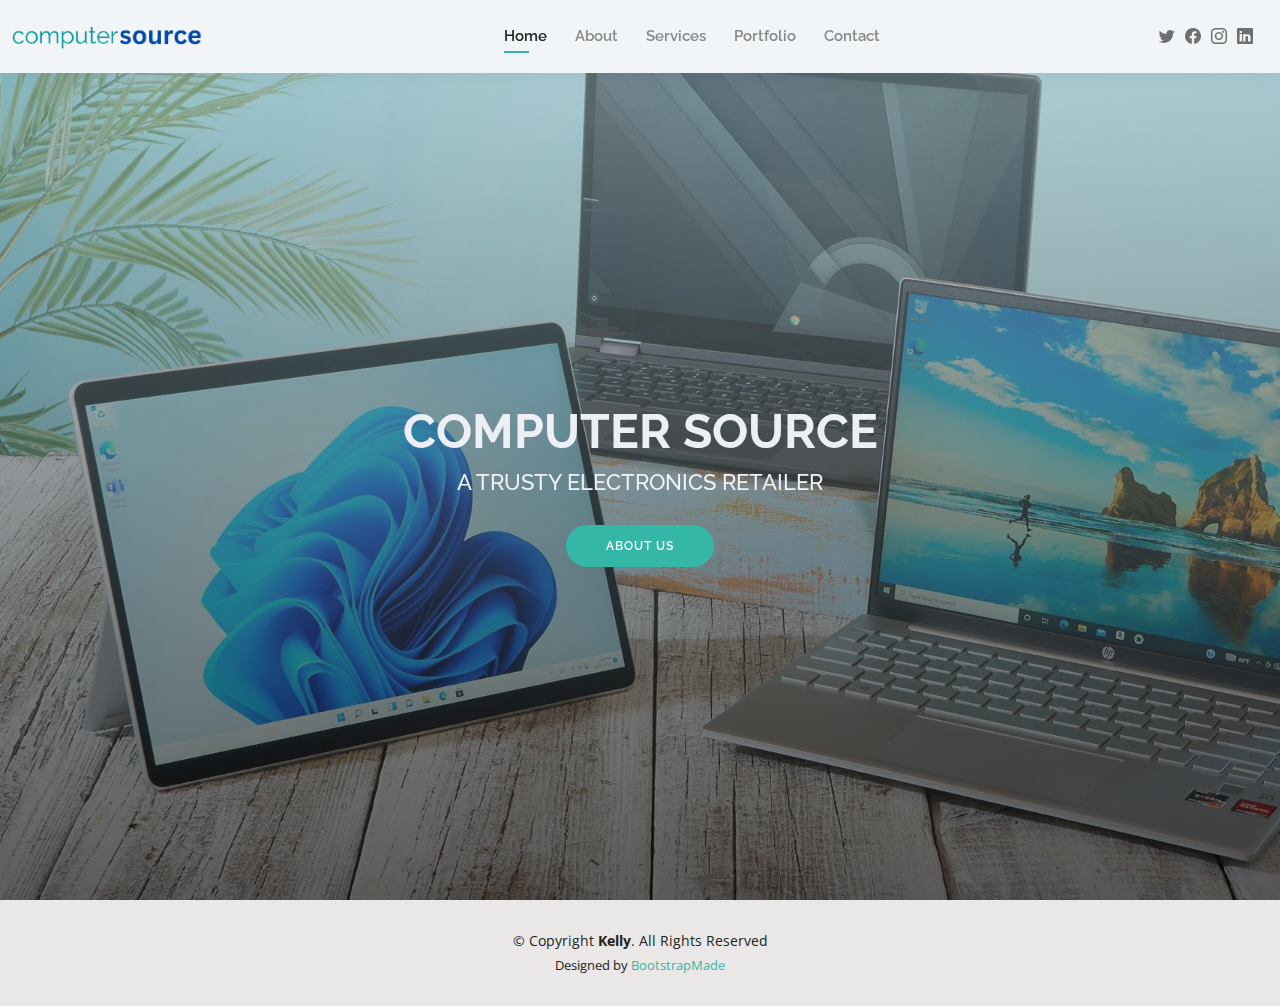
<file: index.html>
<!DOCTYPE html>
<html lang="en">

<head>
    <meta charset="utf-8">
    <meta content="width=device-width, initial-scale=1.0" name="viewport">

    <title>computer source </title>
    <meta content="" name="description">
    <meta content="" name="keywords">

    <!-- Favicons -->
    <link href="assets/img/favicon-32x32.png" rel="icon">
    <link href="assets/img/apple-touch-icon.png" rel="apple-touch-icon">

    <!-- Google Fonts -->
    <link href="https://fonts.googleapis.com/css?family=Open+Sans:300,300i,400,400i,600,600i,700,700i|Raleway:300,300i,400,400i,500,500i,600,600i,700,700i|Poppins:300,300i,400,400i,500,500i,600,600i,700,700i" rel="stylesheet">

    <!-- Vendor CSS Files -->
    <link href="assets/vendor/aos/aos.css" rel="stylesheet">
    <link href="assets/vendor/bootstrap/css/bootstrap.min.css" rel="stylesheet">
    <link href="assets/vendor/bootstrap-icons/bootstrap-icons.css" rel="stylesheet">
    <link href="assets/vendor/boxicons/css/boxicons.min.css" rel="stylesheet">
    <link href="assets/vendor/glightbox/css/glightbox.min.css" rel="stylesheet">
    <link href="assets/vendor/swiper/swiper-bundle.min.css" rel="stylesheet">

    <!-- Template Main CSS File -->
    <link href="assets/css/style.css" rel="stylesheet">

    <!-- =======================================================
  * Template Name: Kelly - v4.10.0
  * Template URL: https://bootstrapmade.com/kelly-free-bootstrap-cv-resume-html-template/
  * Author: BootstrapMade.com
  * License: https://bootstrapmade.com/license/
  ======================================================== -->
</head>

<body>

    <!-- ======= Header ======= -->
    <header id="header" class="fixed-top">
        <div class="container-fluid d-flex justify-content-between align-items-center">

            <div class="logo">
                <img src="./assets/img/logo2.png" alt="">
            </div>
            <!-- Uncomment below if you prefer to use an image logo -->
            <!-- <a href="index.html" class="logo"><img src="assets/img/logo.png" alt="" class="img-fluid"></a>-->

            <nav id="navbar" class="navbar order-last order-lg-0">
                <ul>
                    <li><a class="active" href="index.html">Home</a></li>
                    <li><a href="about.html">About</a></li>
                    <li><a href="service/">Services</a></li>
                    <li><a href="portfolio.html">Portfolio</a></li>
                    <li><a href="contact.html">Contact</a></li>
                </ul>
                <i class="bi bi-list mobile-nav-toggle"></i>
            </nav>
            <!-- .navbar -->

            <div class="header-social-links">
                <a href="#" class="twitter"><i class="bi bi-twitter"></i></a>
                <a href="#" class="facebook"><i class="bi bi-facebook"></i></a>
                <a href="#" class="instagram"><i class="bi bi-instagram"></i></a>
                <a href="#" class="linkedin"><i class="bi bi-linkedin"></i></i></a>
            </div>

        </div>

    </header>
    <!-- End Header -->

    <!-- ======= Hero Section ======= -->
    <section id="hero" class="d-flex align-items-center">
        <div class="container d-flex flex-column align-items-center" data-aos="zoom-in" data-aos-delay="100">
            <h1>COMPUTER SOURCE</h1>
            <h2>A TRUSTY ELECTRONICS RETAILER</h2>
            <a href="about.html" class="btn-about">About us</a>
        </div>
    </section>
    <!-- End Hero -->

    <!-- ======= Footer ======= -->
    <footer id="footer">
        <div class="container">
            <div class="copyright">
                &copy; Copyright <strong><span>Kelly</span></strong>. All Rights Reserved
            </div>
            <div class="credits">
                <!-- All the links in the footer should remain intact. -->
                <!-- You can delete the links only if you purchased the pro version. -->
                <!-- Licensing information: https://bootstrapmade.com/license/ -->
                <!-- Purchase the pro version with working PHP/AJAX contact form: https://bootstrapmade.com/kelly-free-bootstrap-cv-resume-html-template/ -->
                Designed by <a href="https://bootstrapmade.com/">BootstrapMade</a>
            </div>
        </div>
    </footer>
    <!-- End  Footer -->

    <div id="preloader"></div>
    <a href="#" class="back-to-top d-flex align-items-center justify-content-center"><i class="bi bi-arrow-up-short"></i></a>

    <!-- Vendor JS Files -->
    <script src="assets/vendor/purecounter/purecounter_vanilla.js"></script>
    <script src="assets/vendor/aos/aos.js"></script>
    <script src="assets/vendor/bootstrap/js/bootstrap.bundle.min.js"></script>
    <script src="assets/vendor/glightbox/js/glightbox.min.js"></script>
    <script src="assets/vendor/isotope-layout/isotope.pkgd.min.js"></script>
    <script src="assets/vendor/swiper/swiper-bundle.min.js"></script>
    <script src="assets/vendor/waypoints/noframework.waypoints.js"></script>
    <script src="assets/vendor/php-email-form/validate.js"></script>

    <!-- Template Main JS File -->
    <script src="assets/js/main.js"></script>

</body>

</html>
</file>
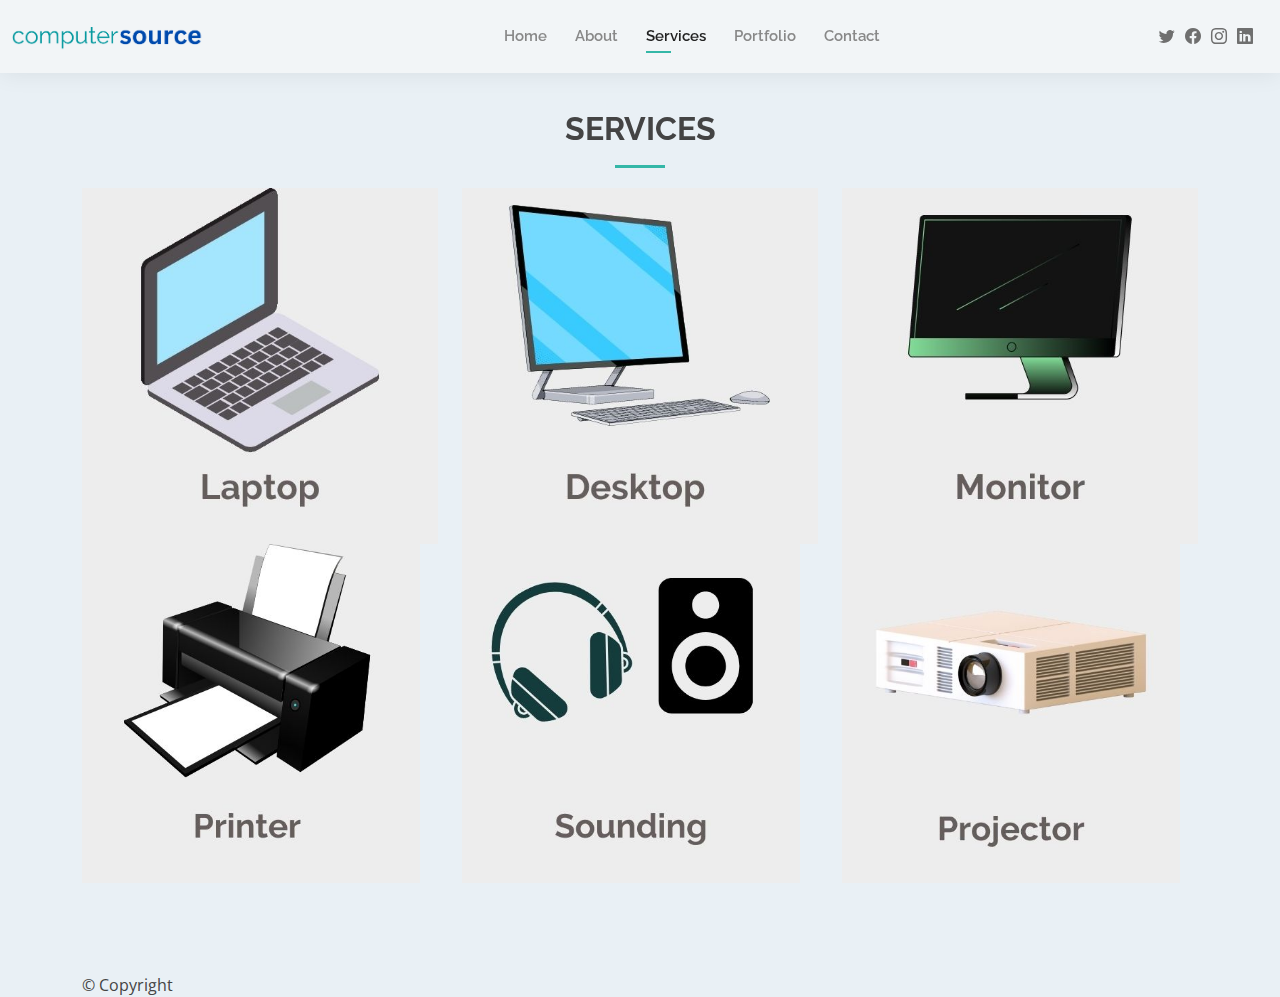
<file: service/index.html>
<!DOCTYPE html>
<html lang="en">

<head>
    <meta charset="utf-8">
    <meta content="width=device-width, initial-scale=1.0" name="viewport">

    <title>Services-cs</title>
    <meta content="" name="description">
    <meta content="" name="keywords">

    <!-- Favicons -->
    <link href="../assets/img/favicon.png" rel="icon">
    <link href="../assets/img/apple-touch-icon.png" rel="apple-touch-icon">

    <!-- Google Fonts -->
    <link href="https://fonts.googleapis.com/css?family=Open+Sans:300,300i,400,400i,600,600i,700,700i|Raleway:300,300i,400,400i,500,500i,600,600i,700,700i|Poppins:300,300i,400,400i,500,500i,600,600i,700,700i" rel="stylesheet">

    <!-- Vendor CSS Files -->
    <link href="../assets/vendor/aos/aos.css" rel="stylesheet">
    <link href="../assets/vendor/bootstrap/css/bootstrap.min.css" rel="stylesheet">
    <link href="../assets/vendor/bootstrap-icons/bootstrap-icons.css" rel="stylesheet">
    <link href="../assets/vendor/boxicons/css/boxicons.min.css" rel="stylesheet">
    <link href="../assets/vendor/glightbox/css/glightbox.min.css" rel="stylesheet">
    <link href="../assets/vendor/swiper/swiper-bundle.min.css" rel="stylesheet">

    <!-- Template Main CSS File -->
    <link href="../assets/css/style.css" rel="stylesheet">

    <!-- =======================================================
  * Template Name: Kelly - v4.10.0
  * Template URL: https://bootstrapmade.com/kelly-free-bootstrap-cv-resume-html-template/
  * Author: BootstrapMade.com
  * License: https://bootstrapmade.com/license/
  ======================================================== -->
</head>

<body>

    <!-- ======= Header ======= -->
    <header id="header" class="fixed-top">
        <div class="container-fluid d-flex justify-content-between align-items-center">

            <div class="logo">
                <img src="../assets/img/logo2.png" alt="">
            </div>
            <!-- Uncomment below if you prefer to use an image logo -->
            <!-- <a href="index.html" class="logo"><img src="assets/img/logo.png" alt="" class="img-fluid"></a>-->

            <nav id="navbar" class="navbar order-last order-lg-0">
                <ul>
                    <li><a href="../index.html">Home</a></li>
                    <li><a href="../about.html">About</a></li>
                    <li><a class="active" href="index.html">Services</a></li>
                    <li><a href="../portfolio.html">Portfolio</a></li>
                    <li><a href="../contact.html">Contact</a></li>
                </ul>
                <i class="bi bi-list mobile-nav-toggle"></i>
            </nav>
            <!-- .navbar -->

            <div class="header-social-links">
                <a href="#" class="twitter"><i class="bi bi-twitter"></i></a>
                <a href="#" class="facebook"><i class="bi bi-facebook"></i></a>
                <a href="#" class="instagram"><i class="bi bi-instagram"></i></a>
                <a href="#" class="linkedin"><i class="bi bi-linkedin"></i></i></a>
            </div>

        </div>

    </header>
    <!-- End Header -->

    <main id="ido">

        <!-- ======= Services Section ======= -->
        <section id="services" class="services">
            <div class="container" data-aos="fade-up">

                <div class="section-title">
                    <h2>Services</h2>


                    <div class="row">
                        <a href="../N.html" class="col-lg-4 col-md-6 d-flex align-items-stretch" data-aos="zoom-in" data-aos-delay="100">
                            <img src="../assets/img/1.jpg" alt="" style="width:100%;height:100%;">

                        </a>
                        <div class="col-lg-4 col-md-6 d-flex align-items-stretch" data-aos="zoom-in" data-aos-delay="100" style="position: relative;">
                            <img src="../assets/img/2.jpg" alt="" style="width:100%;height:100%;">

                        </div>
                        <div class="col-lg-4 col-md-6 d-flex align-items-stretch" data-aos="zoom-in" data-aos-delay="100" style="position: relative;">
                            <img src="../assets/img/3.jpg" alt="" style="width:100%;height:100%; ">

                        </div>
                        <div class="col-lg-4 col-md-6 d-flex align-items-stretch" data-aos="zoom-in" data-aos-delay="100" style="position: relative;">
                            <img src="../assets/img/4.jpg" alt="" style="width:95%;height:100%; ">

                        </div>
                        <div class="col-lg-4 col-md-6 d-flex align-items-stretch" data-aos="zoom-in" data-aos-delay="100" style="position: relative;">
                            <img src="../assets/img/5.jpg" alt="" style="width:95%;height:100%; ">

                        </div>
                        <div class="col-lg-4 col-md-6 d-flex align-items-stretch" data-aos="zoom-in" data-aos-delay="100" style="position: relative;">
                            <img src="../assets/img/6.jpg" alt="" style="width:95%;height:100%; ">

                        </div>
                    </div>

                </div>
        </section>
        <!-- End Services Section -->

    </main>
    <!-- End #main -->

    <!-- ======= Footer ======= -->
    <footer id="footer ">
        <div class="container ">
            <div class="copyright ">
                &copy; Copyright
            </div>
        </div>
    </footer>
    <!-- End  Footer -->

    <div id="preloader "></div>
    <a href="# " class="back-to-top d-flex align-items-center justify-content-center "><i class="bi bi-arrow-up-short "></i></a>

    <!-- Vendor JS Files -->
    <script src="../assets/vendor/purecounter/purecounter_vanilla.js "></script>
    <script src="../assets/vendor/aos/aos.js "></script>
    <script src="../assets/vendor/bootstrap/js/bootstrap.bundle.min.js "></script>
    <script src="../assets/vendor/glightbox/js/glightbox.min.js "></script>
    <script src="../assets/vendor/isotope-layout/isotope.pkgd.min.js "></script>
    <script src="../assets/vendor/swiper/swiper-bundle.min.js "></script>
    <script src="../assets/vendor/waypoints/noframework.waypoints.js "></script>
    <script src="../assets/vendor/php-email-form/validate.js "></script>

    <!-- Template Main JS File -->
    <script src="../assets/js/main.js "></script>

</body>

</html>
</file>
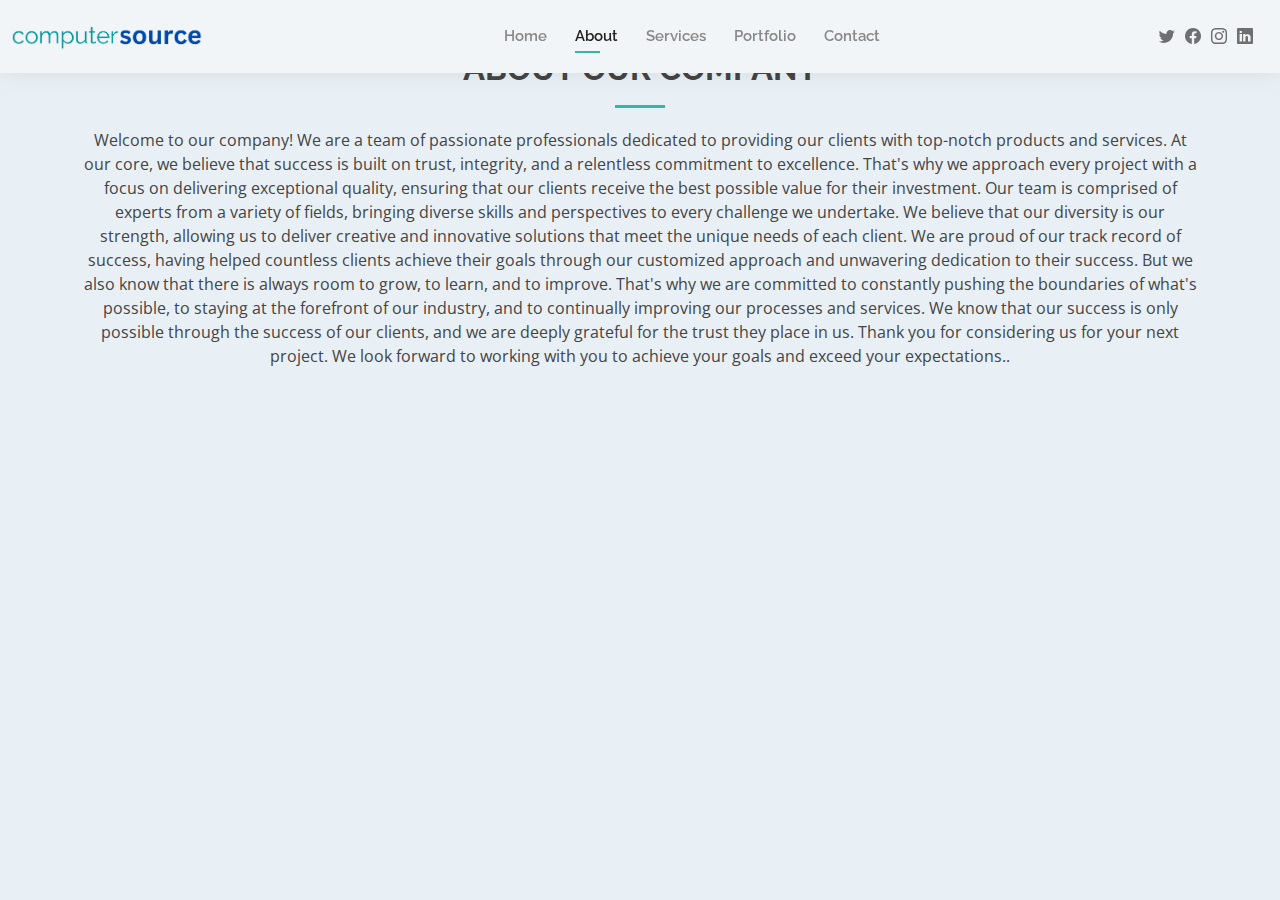
<file: about.html>
<!DOCTYPE html>
<html lang="en">

<head>
    <meta charset="utf-8">
    <meta content="width=device-width, initial-scale=1.0" name="viewport">

    <title>About</title>
    <meta content="" name="description">
    <meta content="" name="keywords">

    <!-- Favicons -->
    <link href="assets/img/favicon.png" rel="icon">
    <link href="assets/img/apple-touch-icon.png" rel="apple-touch-icon">

    <!-- Google Fonts -->
    <link href="https://fonts.googleapis.com/css?family=Open+Sans:300,300i,400,400i,600,600i,700,700i|Raleway:300,300i,400,400i,500,500i,600,600i,700,700i|Poppins:300,300i,400,400i,500,500i,600,600i,700,700i" rel="stylesheet">

    <!-- Vendor CSS Files -->
    <link href="assets/vendor/aos/aos.css" rel="stylesheet">
    <link href="assets/vendor/bootstrap/css/bootstrap.min.css" rel="stylesheet">
    <link href="assets/vendor/bootstrap-icons/bootstrap-icons.css" rel="stylesheet">
    <link href="assets/vendor/boxicons/css/boxicons.min.css" rel="stylesheet">
    <link href="assets/vendor/glightbox/css/glightbox.min.css" rel="stylesheet">
    <link href="assets/vendor/swiper/swiper-bundle.min.css" rel="stylesheet">

    <!-- Template Main CSS File -->
    <link href="assets/css/style.css" rel="stylesheet">

    <!-- =======================================================
  * Template Name: Kelly - v4.10.0
  * Template URL: https://bootstrapmade.com/kelly-free-bootstrap-cv-resume-html-template/
  * Author: BootstrapMade.com
  * License: https://bootstrapmade.com/license/
  ======================================================== -->
</head>

<body>

    <!-- ======= Header ======= -->
    <header id="header" class="fixed-top">
        <div class="container-fluid d-flex justify-content-between align-items-center">

            <div class="logo">
                <img src="./assets/img/logo2.png" alt="">
            </div>
            <!-- Uncomment below if you prefer to use an image logo -->            <!-- <a href="index.html" class="logo"><img src="assets/img/logo.png" alt="" class="img-fluid"></a>-->

            <nav id="navbar" class="navbar order-last order-lg-0">
                <ul>
                    <li><a href="index.html">Home</a></li>
                    <li><a class="active" href="about.html">About</a></li>
                    <li><a href="service/">Services</a>
                        <li><a href="portfolio.html">Portfolio</a></li>
                        <li><a href="contact.html">Contact</a></li>
                </ul>
                <i class="bi bi-list mobile-nav-toggle"></i>
            </nav>
            <!-- .navbar -->

            <div class="header-social-links">
                <a href="#" class="twitter"><i class="bi bi-twitter"></i></a>
                <a href="#" class="facebook"><i class="bi bi-facebook"></i></a>
                <a href="#" class="instagram"><i class="bi bi-instagram"></i></a>
                <a href="#" class="linkedin"><i class="bi bi-linkedin"></i></i></a>
            </div>

        </div>

    </header>
    <!-- End Header -->

    <main id="main">

        <!-- ======= About Section ======= -->
        <div class="container">

            <div class="section-title">
                <h2 class="mt-2">about our company</h2>
                <p>Welcome to our company! We are a team of passionate professionals dedicated to providing our clients with top-notch products and services. At our core, we believe that success is built on trust, integrity, and a relentless commitment to
                    excellence. That's why we approach every project with a focus on delivering exceptional quality, ensuring that our clients receive the best possible value for their investment. Our team is comprised of experts from a variety of fields,
                    bringing diverse skills and perspectives to every challenge we undertake. We believe that our diversity is our strength, allowing us to deliver creative and innovative solutions that meet the unique needs of each client. We are proud
                    of our track record of success, having helped countless clients achieve their goals through our customized approach and unwavering dedication to their success. But we also know that there is always room to grow, to learn, and to improve.
                    That's why we are committed to constantly pushing the boundaries of what's possible, to staying at the forefront of our industry, and to continually improving our processes and services. We know that our success is only possible through
                    the success of our clients, and we are deeply grateful for the trust they place in us. Thank you for considering us for your next project. We look forward to working with you to achieve your goals and exceed your expectations..</p>
            </div>
        </div>


</body>

</html>
</file>
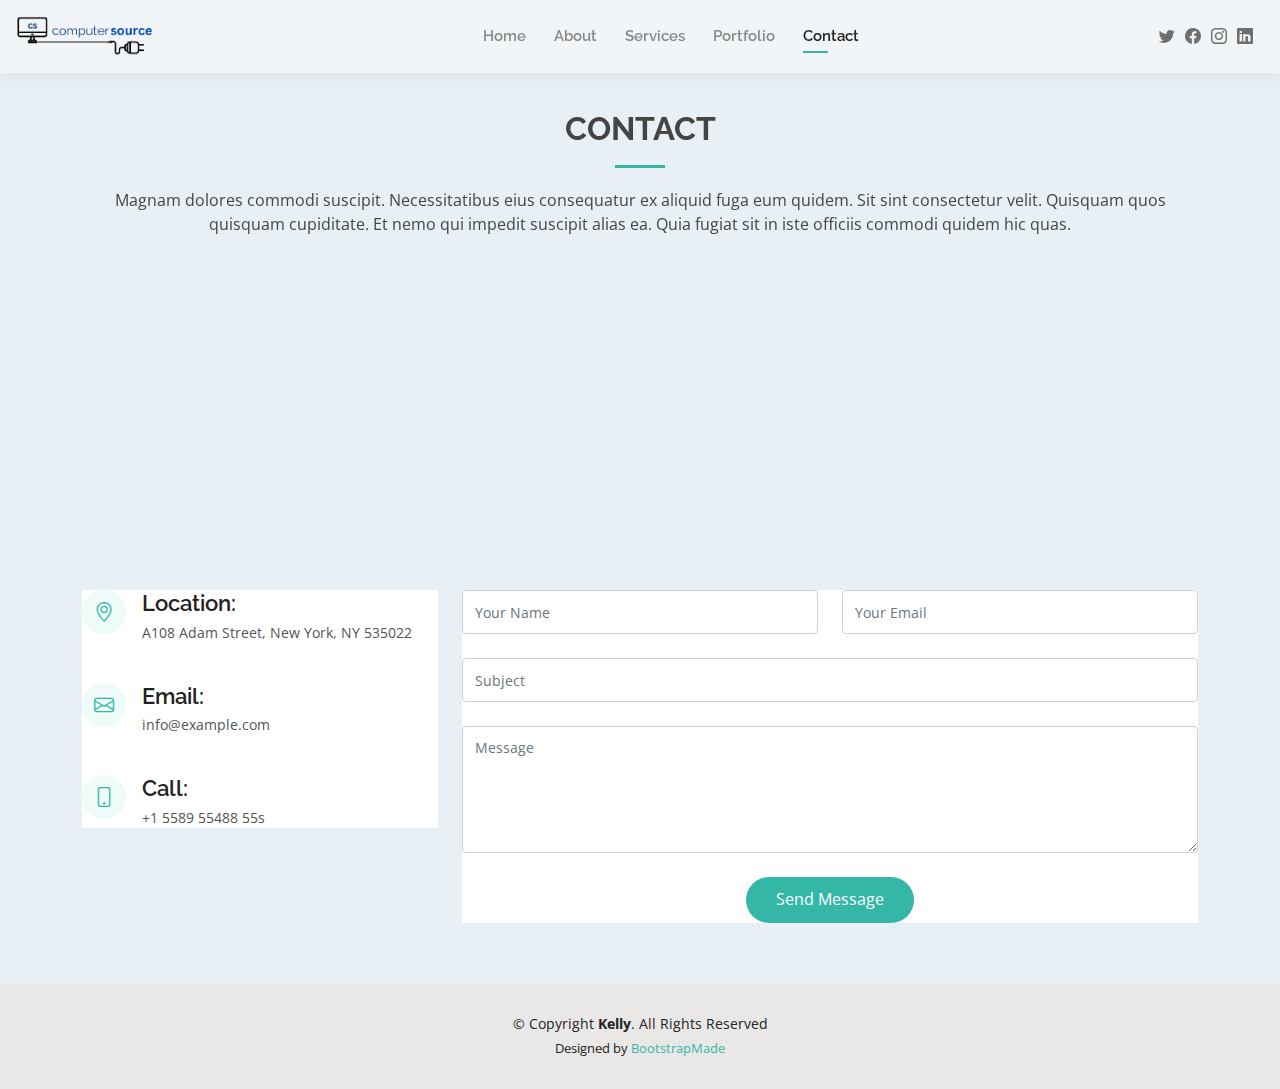
<file: contact.html>
<!DOCTYPE html>
<html lang="en">

<head>
    <meta charset="utf-8">
    <meta content="width=device-width, initial-scale=1.0" name="viewport">

    <title>Contact - Kelly Bootstrap Template</title>
    <meta content="" name="description">
    <meta content="" name="keywords">

    <!-- Favicons -->
    <link href="assets/img/favicon.png" rel="icon">
    <link href="assets/img/apple-touch-icon.png" rel="apple-touch-icon">

    <!-- Google Fonts -->
    <link href="https://fonts.googleapis.com/css?family=Open+Sans:300,300i,400,400i,600,600i,700,700i|Raleway:300,300i,400,400i,500,500i,600,600i,700,700i|Poppins:300,300i,400,400i,500,500i,600,600i,700,700i" rel="stylesheet">

    <!-- Vendor CSS Files -->
    <link href="assets/vendor/aos/aos.css" rel="stylesheet">
    <link href="assets/vendor/bootstrap/css/bootstrap.min.css" rel="stylesheet">
    <link href="assets/vendor/bootstrap-icons/bootstrap-icons.css" rel="stylesheet">
    <link href="assets/vendor/boxicons/css/boxicons.min.css" rel="stylesheet">
    <link href="assets/vendor/glightbox/css/glightbox.min.css" rel="stylesheet">
    <link href="assets/vendor/swiper/swiper-bundle.min.css" rel="stylesheet">

    <!-- Template Main CSS File -->
    <link href="assets/css/style.css" rel="stylesheet">

    <!-- =======================================================
  * Template Name: Kelly - v4.10.0
  * Template URL: https://bootstrapmade.com/kelly-free-bootstrap-cv-resume-html-template/
  * Author: BootstrapMade.com
  * License: https://bootstrapmade.com/license/
  ======================================================== -->
</head>

<body>

    <!-- ======= Header ======= -->
    <header id="header" class="fixed-top">
        <div class="container-fluid d-flex justify-content-between align-items-center">

            <div class="logo">
                <img src="../assets/img/logo.png" alt="">
            </div>
            <!-- Uncomment below if you prefer to use an image logo -->
            <!-- <a href="index.html" class="logo"><img src="assets/img/logo.png" alt="" class="img-fluid"></a>-->

            <nav id="navbar" class="navbar order-last order-lg-0">
                <ul>
                    <li><a href="index.html">Home</a></li>
                    <li><a href="about.html">About</a></li>
                    <li><a href="service/">Services</a></li>
                    <li><a href="portfolio.html">Portfolio</a></li>
                    <li><a class="active" href="contact.html">Contact</a></li>
                </ul>
                <i class="bi bi-list mobile-nav-toggle"></i>
            </nav>
            <!-- .navbar -->

            <div class="header-social-links">
                <a href="#" class="twitter"><i class="bi bi-twitter"></i></a>
                <a href="#" class="facebook"><i class="bi bi-facebook"></i></a>
                <a href="#" class="instagram"><i class="bi bi-instagram"></i></a>
                <a href="#" class="linkedin"><i class="bi bi-linkedin"></i></i></a>
            </div>

        </div>

    </header>
    <!-- End Header -->

    <main id="main">

        <!-- ======= Contact Section ======= -->
        <section id="contact" class="contact">
            <div class="container" data-aos="fade-up">

                <div class="section-title">
                    <h2>Contact</h2>
                    <p>Magnam dolores commodi suscipit. Necessitatibus eius consequatur ex aliquid fuga eum quidem. Sit sint consectetur velit. Quisquam quos quisquam cupiditate. Et nemo qui impedit suscipit alias ea. Quia fugiat sit in iste officiis commodi
                        quidem hic quas.</p>
                </div>

                <div>
                    <iframe style="border:0; width: 100%; height: 270px;" src="https://www.google.com/maps/embed?pb=!1m14!1m8!1m3!1d12097.433213460943!2d-74.0062269!3d40.7101282!3m2!1i1024!2i768!4f13.1!3m3!1m2!1s0x0%3A0xb89d1fe6bc499443!2sDowntown+Conference+Center!5e0!3m2!1smk!2sbg!4v1539943755621"
                        frameborder="0" allowfullscreen></iframe>
                </div>

                <div class="row mt-5">

                    <div class="col-lg-4">
                        <div class="info">
                            <div class="address">
                                <i class="bi bi-geo-alt"></i>
                                <h4>Location:</h4>
                                <p>A108 Adam Street, New York, NY 535022</p>
                            </div>

                            <div class="email">
                                <i class="bi bi-envelope"></i>
                                <h4>Email:</h4>
                                <p>info@example.com</p>
                            </div>

                            <div class="phone">
                                <i class="bi bi-phone"></i>
                                <h4>Call:</h4>
                                <p>+1 5589 55488 55s</p>
                            </div>

                        </div>

                    </div>

                    <div class="col-lg-8 mt-5 mt-lg-0">

                        <form action="forms/contact.php" method="post" role="form" class="php-email-form">
                            <div class="row">
                                <div class="col-md-6 form-group">
                                    <input type="text" name="name" class="form-control" id="name" placeholder="Your Name" required>
                                </div>
                                <div class="col-md-6 form-group mt-3 mt-md-0">
                                    <input type="email" class="form-control" name="email" id="email" placeholder="Your Email" required>
                                </div>
                            </div>
                            <div class="form-group mt-3">
                                <input type="text" class="form-control" name="subject" id="subject" placeholder="Subject" required>
                            </div>
                            <div class="form-group mt-3">
                                <textarea class="form-control" name="message" rows="5" placeholder="Message" required></textarea>
                            </div>
                            <div class="my-3">
                                <div class="loading">Loading</div>
                                <div class="error-message"></div>
                                <div class="sent-message">Your message has been sent. Thank you!</div>
                            </div>
                            <div class="text-center"><button type="submit">Send Message</button></div>
                        </form>

                    </div>

                </div>

            </div>
        </section>
        <!-- End Contact Section -->

    </main>
    <!-- End #main -->

    <!-- ======= Footer ======= -->
    <footer id="footer">
        <div class="container">
            <div class="copyright">
                &copy; Copyright <strong><span>Kelly</span></strong>. All Rights Reserved
            </div>
            <div class="credits">
                <!-- All the links in the footer should remain intact. -->
                <!-- You can delete the links only if you purchased the pro version. -->
                <!-- Licensing information: https://bootstrapmade.com/license/ -->
                <!-- Purchase the pro version with working PHP/AJAX contact form: https://bootstrapmade.com/kelly-free-bootstrap-cv-resume-html-template/ -->
                Designed by <a href="https://bootstrapmade.com/">BootstrapMade</a>
            </div>
        </div>
    </footer>
    <!-- End  Footer -->

    <div id="preloader"></div>
    <a href="#" class="back-to-top d-flex align-items-center justify-content-center"><i class="bi bi-arrow-up-short"></i></a>

    <!-- Vendor JS Files -->
    <script src="assets/vendor/purecounter/purecounter_vanilla.js"></script>
    <script src="assets/vendor/aos/aos.js"></script>
    <script src="assets/vendor/bootstrap/js/bootstrap.bundle.min.js"></script>
    <script src="assets/vendor/glightbox/js/glightbox.min.js"></script>
    <script src="assets/vendor/isotope-layout/isotope.pkgd.min.js"></script>
    <script src="assets/vendor/swiper/swiper-bundle.min.js"></script>
    <script src="assets/vendor/waypoints/noframework.waypoints.js"></script>
    <script src="assets/vendor/php-email-form/validate.js"></script>

    <!-- Template Main JS File -->
    <script src="assets/js/main.js"></script>

</body>

</html>
</file>
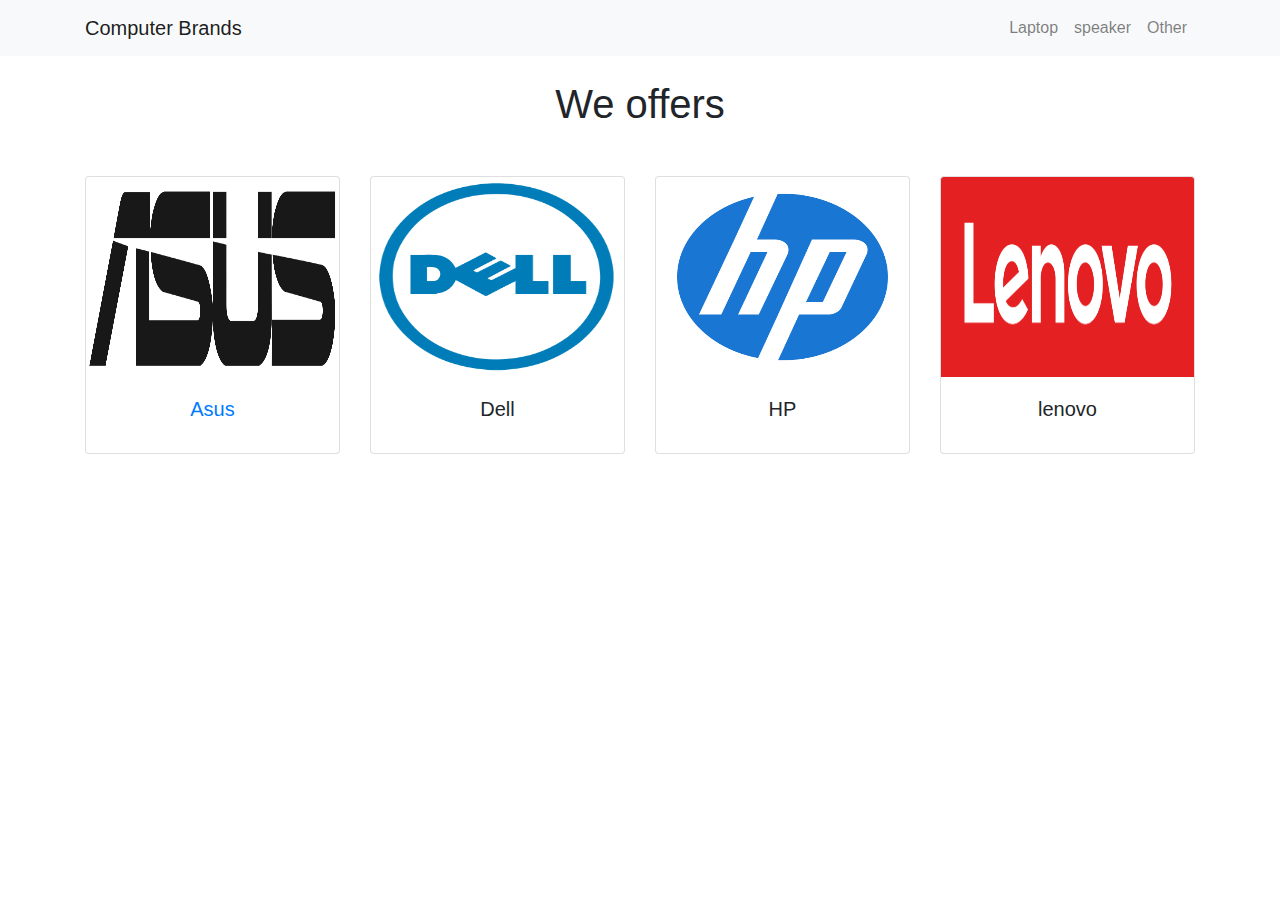
<file: N.html>
<!DOCTYPE html>
<html lang="en">

<head>
    <meta charset="UTF-8">
    <meta name="viewport" content="width=device-width, initial-scale=1.0">
    <meta http-equiv="X-UA-Compatible" content="ie=edge">
    <title>Major Computer Brands</title>
    <link rel="stylesheet" href="https://maxcdn.bootstrapcdn.com/bootstrap/4.0.0/css/bootstrap.min.css">
</head>

<body>
    <nav class="navbar navbar-expand-md navbar-light bg-light mb-4">
        <div class="container">
            <a class="navbar-brand" href="#">Computer Brands</a>
            <button class="navbar-toggler" type="button" data-toggle="collapse" data-target="#navbarNav" aria-controls="navbarNav" aria-expanded="false" aria-label="Toggle navigation">
        <span class="navbar-toggler-icon"></span>
      </button>
            <div class="collapse navbar-collapse" id="navbarNav">
                <ul class="navbar-nav ml-auto">
                    <li class="nav-item">
                        <a class="nav-link" href="#">Laptop</a>
                    </li>
                    <li class="nav-item">
                        <a class="nav-link" href="#">speaker</a>
                    </li>
                    <li class="nav-item">
                        <a class="nav-link" href="#">Other</a>
                    </li>
                </ul>
            </div>
        </div>
    </nav>

    <div class="container">
        <h1 class="text-center mb-5">We offers</h1>
        <div class="row">
            <a class="col-lg-3 col-md-4 col-sm-6 col-xs-12 mb-4" href="service/card.html">
                <div class="card h-100 text-center">
                    <img src="logo/logo-asus-png-7164.png" class="card-img-top" alt="Apple" style="height: 200px;">
                    <div class="card-body">
                        <h5 class="card-title">Asus</h5>
                    </div>
                </div>
            </a>
            <div class="col-lg-3 col-md-4 col-sm-6 col-xs-12 mb-4">
                <div class="card h-100 text-center">
                    <img src="logo/Dell_logo_logotype_emblem.png" class="card-img-top" alt="Dell" style="height: 200px;">
                    <div class="card-body">
                        <h5 class="card-title">Dell</h5>
                    </div>
                </div>
            </div>
            <div class="col-lg-3 col-md-4 col-sm-6 col-xs-12 mb-4">
                <div class="card h-100 text-center">
                    <img src="logo/icons8-hp-480.png" class="card-img-top" alt="HP" style="height: 200px;">
                    <div class="card-body">
                        <h5 class="card-title">HP</h5>
                    </div>
                </div>
            </div>
            <div class="col-lg-3 col-md-4 col-sm-6 col-xs-12 mb-4">
                <div class="card h-100 text-center">
                    <img src="logo/Lenovo_Logo_2015.png" class="card-img-top" alt="HP" style="height: 200px;">
                    <div class="card-body">
                        <h5 class="card-title">lenovo</h5>
                    </div>
                </div>
            </div>
        </div>
</file>
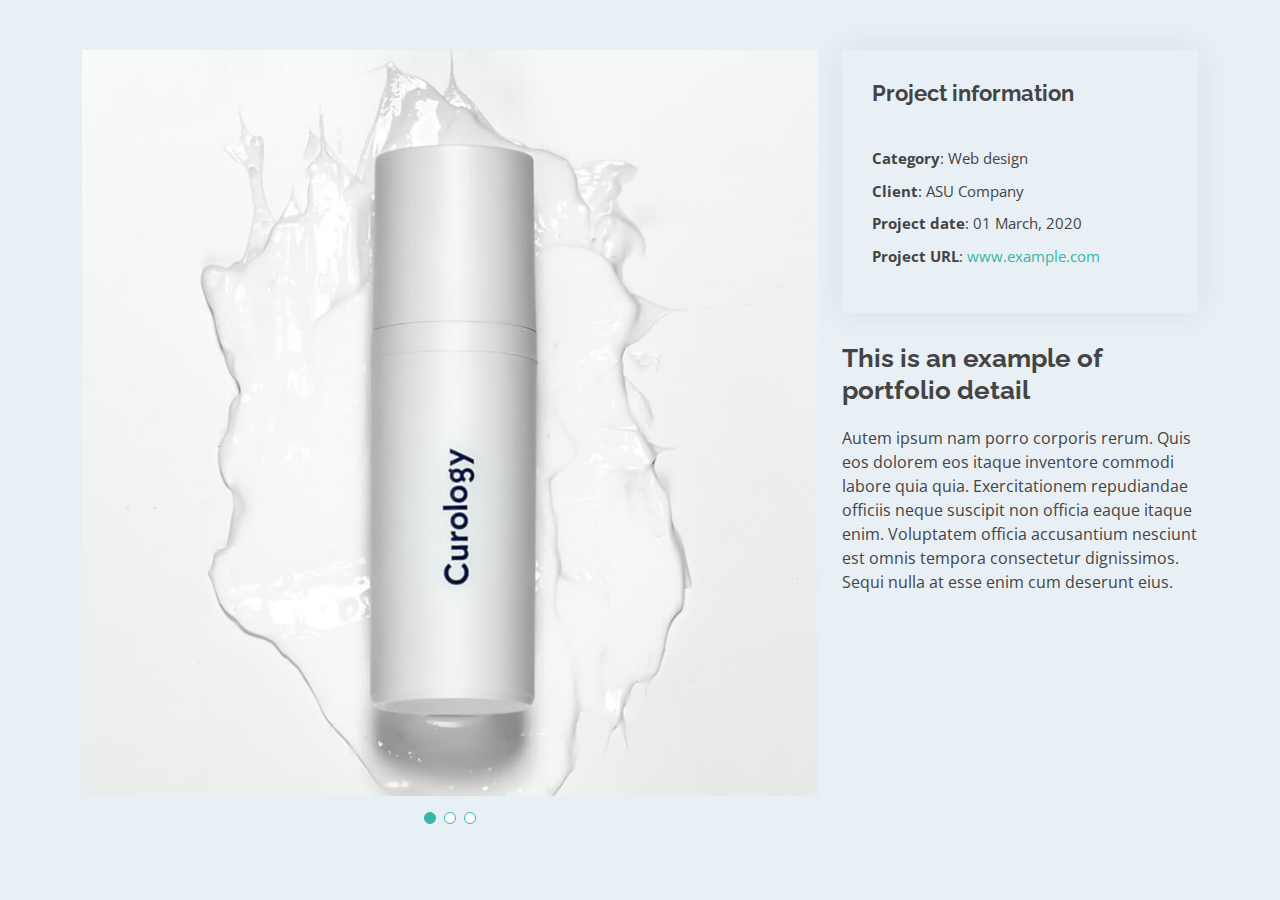
<file: portfolio-details.html>
<!DOCTYPE html>
<html lang="en">

<head>
  <meta charset="utf-8">
  <meta content="width=device-width, initial-scale=1.0" name="viewport">

  <title>Portfolio Details - Kelly Bootstrap Template</title>
  <meta content="" name="description">
  <meta content="" name="keywords">

  <!-- Favicons -->
  <link href="assets/img/favicon.png" rel="icon">
  <link href="assets/img/apple-touch-icon.png" rel="apple-touch-icon">

  <!-- Google Fonts -->
  <link href="https://fonts.googleapis.com/css?family=Open+Sans:300,300i,400,400i,600,600i,700,700i|Raleway:300,300i,400,400i,500,500i,600,600i,700,700i|Poppins:300,300i,400,400i,500,500i,600,600i,700,700i" rel="stylesheet">

  <!-- Vendor CSS Files -->
  <link href="assets/vendor/aos/aos.css" rel="stylesheet">
  <link href="assets/vendor/bootstrap/css/bootstrap.min.css" rel="stylesheet">
  <link href="assets/vendor/bootstrap-icons/bootstrap-icons.css" rel="stylesheet">
  <link href="assets/vendor/boxicons/css/boxicons.min.css" rel="stylesheet">
  <link href="assets/vendor/glightbox/css/glightbox.min.css" rel="stylesheet">
  <link href="assets/vendor/swiper/swiper-bundle.min.css" rel="stylesheet">

  <!-- Template Main CSS File -->
  <link href="assets/css/style.css" rel="stylesheet">

  <!-- =======================================================
  * Template Name: Kelly - v4.10.0
  * Template URL: https://bootstrapmade.com/kelly-free-bootstrap-cv-resume-html-template/
  * Author: BootstrapMade.com
  * License: https://bootstrapmade.com/license/
  ======================================================== -->
</head>

<body>

  <main id="main">

    <!-- ======= Portfolio Details Section ======= -->
    <section id="portfolio-details" class="portfolio-details">
      <div class="container">

        <div class="row gy-4">

          <div class="col-lg-8">
            <div class="portfolio-details-slider swiper">
              <div class="swiper-wrapper align-items-center">

                <div class="swiper-slide">
                  <img src="assets/img/portfolio/portfolio-1.jpg" alt="">
                </div>

                <div class="swiper-slide">
                  <img src="assets/img/portfolio/portfolio-2.jpg" alt="">
                </div>

                <div class="swiper-slide">
                  <img src="assets/img/portfolio/portfolio-3.jpg" alt="">
                </div>

              </div>
              <div class="swiper-pagination"></div>
            </div>
          </div>

          <div class="col-lg-4">
            <div class="portfolio-info">
              <h3>Project information</h3>
              <ul>
                <li><strong>Category</strong>: Web design</li>
                <li><strong>Client</strong>: ASU Company</li>
                <li><strong>Project date</strong>: 01 March, 2020</li>
                <li><strong>Project URL</strong>: <a href="#">www.example.com</a></li>
              </ul>
            </div>
            <div class="portfolio-description">
              <h2>This is an example of portfolio detail</h2>
              <p>
                Autem ipsum nam porro corporis rerum. Quis eos dolorem eos itaque inventore commodi labore quia quia. Exercitationem repudiandae officiis neque suscipit non officia eaque itaque enim. Voluptatem officia accusantium nesciunt est omnis tempora consectetur dignissimos. Sequi nulla at esse enim cum deserunt eius.
              </p>
            </div>
          </div>

        </div>

      </div>
    </section><!-- End Portfolio Details Section -->

  </main><!-- End #main -->

  <div id="preloader"></div>
  <a href="#" class="back-to-top d-flex align-items-center justify-content-center"><i class="bi bi-arrow-up-short"></i></a>

  <!-- Vendor JS Files -->
  <script src="assets/vendor/purecounter/purecounter_vanilla.js"></script>
  <script src="assets/vendor/aos/aos.js"></script>
  <script src="assets/vendor/bootstrap/js/bootstrap.bundle.min.js"></script>
  <script src="assets/vendor/glightbox/js/glightbox.min.js"></script>
  <script src="assets/vendor/isotope-layout/isotope.pkgd.min.js"></script>
  <script src="assets/vendor/swiper/swiper-bundle.min.js"></script>
  <script src="assets/vendor/waypoints/noframework.waypoints.js"></script>
  <script src="assets/vendor/php-email-form/validate.js"></script>

  <!-- Template Main JS File -->
  <script src="assets/js/main.js"></script>

</body>

</html>
</file>
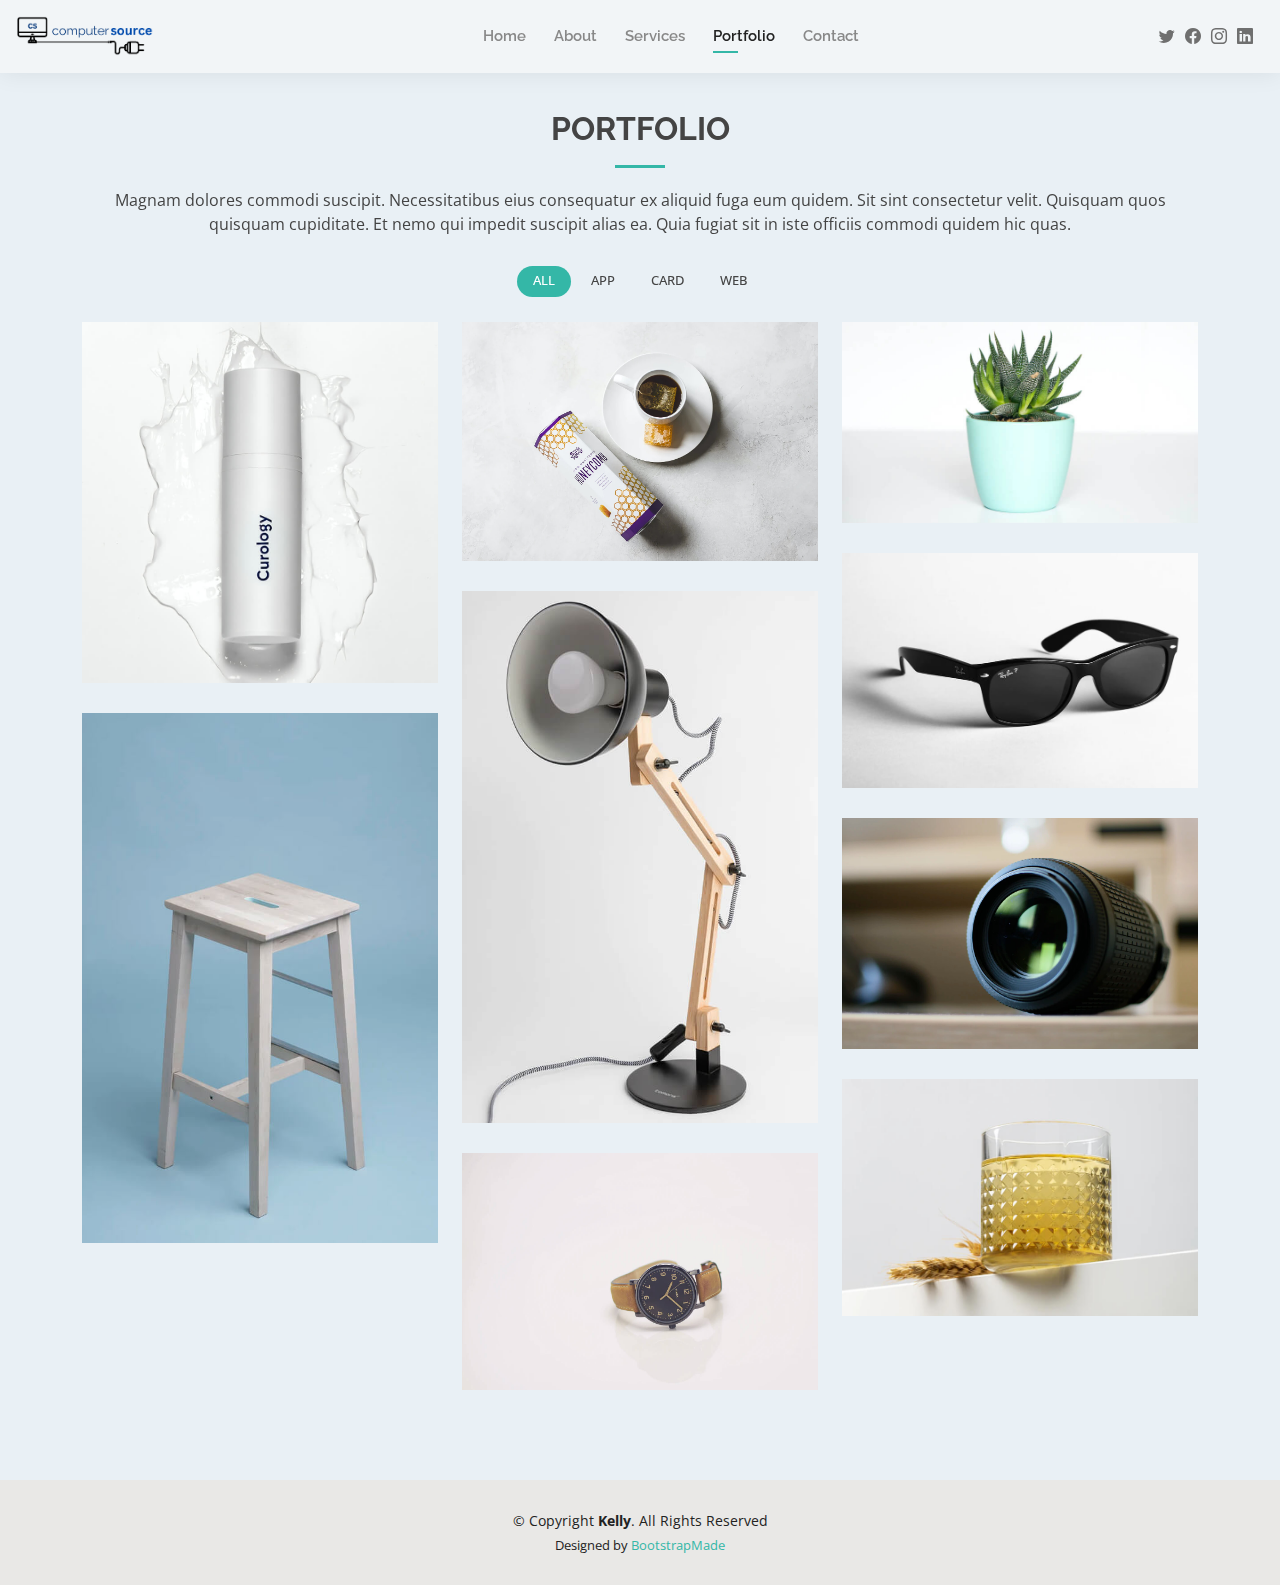
<file: portfolio.html>
<!DOCTYPE html>
<html lang="en">

<head>
    <meta charset="utf-8">
    <meta content="width=device-width, initial-scale=1.0" name="viewport">

    <title>Portfolio - Kelly Bootstrap Template</title>
    <meta content="" name="description">
    <meta content="" name="keywords">

    <!-- Favicons -->
    <link href="assets/img/favicon.png" rel="icon">
    <link href="assets/img/apple-touch-icon.png" rel="apple-touch-icon">

    <!-- Google Fonts -->
    <link href="https://fonts.googleapis.com/css?family=Open+Sans:300,300i,400,400i,600,600i,700,700i|Raleway:300,300i,400,400i,500,500i,600,600i,700,700i|Poppins:300,300i,400,400i,500,500i,600,600i,700,700i" rel="stylesheet">

    <!-- Vendor CSS Files -->
    <link href="assets/vendor/aos/aos.css" rel="stylesheet">
    <link href="assets/vendor/bootstrap/css/bootstrap.min.css" rel="stylesheet">
    <link href="assets/vendor/bootstrap-icons/bootstrap-icons.css" rel="stylesheet">
    <link href="assets/vendor/boxicons/css/boxicons.min.css" rel="stylesheet">
    <link href="assets/vendor/glightbox/css/glightbox.min.css" rel="stylesheet">
    <link href="assets/vendor/swiper/swiper-bundle.min.css" rel="stylesheet">

    <!-- Template Main CSS File -->
    <link href="assets/css/style.css" rel="stylesheet">

    <!-- =======================================================
  * Template Name: Kelly - v4.10.0
  * Template URL: https://bootstrapmade.com/kelly-free-bootstrap-cv-resume-html-template/
  * Author: BootstrapMade.com
  * License: https://bootstrapmade.com/license/
  ======================================================== -->
</head>

<body>

    <!-- ======= Header ======= -->
    <header id="header" class="fixed-top">
        <div class="container-fluid d-flex justify-content-between align-items-center">

            <div class="logo">
                <img src="../assets/img/logo.png" alt="">
            </div>
            <!-- Uncomment below if you prefer to use an image logo -->
            <!-- <a href="index.html" class="logo"><img src="assets/img/logo.png" alt="" class="img-fluid"></a>-->

            <nav id="navbar" class="navbar order-last order-lg-0">
                <ul>
                    <li><a href="index.html">Home</a></li>
                    <li><a href="about.html">About</a></li>
                    <li><a href="service/">Services</a></li>
                    <li><a class="active" href="portfolio.html">Portfolio</a></li>
                    <li><a href="contact.html">Contact</a></li>
                </ul>
                <i class="bi bi-list mobile-nav-toggle"></i>
            </nav>
            <!-- .navbar -->

            <div class="header-social-links">
                <a href="#" class="twitter"><i class="bi bi-twitter"></i></a>
                <a href="#" class="facebook"><i class="bi bi-facebook"></i></a>
                <a href="#" class="instagram"><i class="bi bi-instagram"></i></a>
                <a href="#" class="linkedin"><i class="bi bi-linkedin"></i></i></a>
            </div>

        </div>

    </header>
    <!-- End Header -->

    <main id="main">

        <!-- ======= Portfolio Section ======= -->
        <section id="portfolio" class="portfolio">
            <div class="container" data-aos="fade-up">

                <div class="section-title">
                    <h2>Portfolio</h2>
                    <p>Magnam dolores commodi suscipit. Necessitatibus eius consequatur ex aliquid fuga eum quidem. Sit sint consectetur velit. Quisquam quos quisquam cupiditate. Et nemo qui impedit suscipit alias ea. Quia fugiat sit in iste officiis commodi
                        quidem hic quas.</p>
                </div>

                <div class="row" data-aos="fade-up" data-aos-delay="100">
                    <div class="col-lg-12 d-flex justify-content-center">
                        <ul id="portfolio-flters">
                            <li data-filter="*" class="filter-active">All</li>
                            <li data-filter=".filter-app">App</li>
                            <li data-filter=".filter-card">Card</li>
                            <li data-filter=".filter-web">Web</li>
                        </ul>
                    </div>
                </div>

                <div class="row portfolio-container" data-aos="fade-up" data-aos-delay="200">

                    <div class="col-lg-4 col-md-6 portfolio-item filter-app">
                        <div class="portfolio-wrap">
                            <img src="assets/img/portfolio/portfolio-1.jpg" class="img-fluid" alt="">
                            <div class="portfolio-info">
                                <h4>App 1</h4>
                                <p>App</p>
                                <div class="portfolio-links">
                                    <a href="assets/img/portfolio/portfolio-1.jpg" data-gallery="portfolioGallery" class="portfolio-lightbox" title="App 1"><i class="bx bx-plus"></i></a>
                                    <a href="portfolio-details.html" class="portfolio-details-lightbox" data-glightbox="type: external" title="Portfolio Details"><i class="bx bx-link"></i></a>
                                </div>
                            </div>
                        </div>
                    </div>

                    <div class="col-lg-4 col-md-6 portfolio-item filter-web">
                        <div class="portfolio-wrap">
                            <img src="assets/img/portfolio/portfolio-2.jpg" class="img-fluid" alt="">
                            <div class="portfolio-info">
                                <h4>Web 3</h4>
                                <p>Web</p>
                                <div class="portfolio-links">
                                    <a href="assets/img/portfolio/portfolio-2.jpg" data-gallery="portfolioGallery" class="portfolio-lightbox" title="Web 3"><i class="bx bx-plus"></i></a>
                                    <a href="portfolio-details.html" class="portfolio-details-lightbox" data-glightbox="type: external" title="Portfolio Details"><i class="bx bx-link"></i></a>
                                </div>
                            </div>
                        </div>
                    </div>

                    <div class="col-lg-4 col-md-6 portfolio-item filter-app">
                        <div class="portfolio-wrap">
                            <img src="assets/img/portfolio/portfolio-3.jpg" class="img-fluid" alt="">
                            <div class="portfolio-info">
                                <h4>App 2</h4>
                                <p>App</p>
                                <div class="portfolio-links">
                                    <a href="assets/img/portfolio/portfolio-3.jpg" data-gallery="portfolioGallery" class="portfolio-lightbox" title="App 2"><i class="bx bx-plus"></i></a>
                                    <a href="portfolio-details.html" class="portfolio-details-lightbox" data-glightbox="type: external" title="Portfolio Details"><i class="bx bx-link"></i></a>
                                </div>
                            </div>
                        </div>
                    </div>

                    <div class="col-lg-4 col-md-6 portfolio-item filter-card">
                        <div class="portfolio-wrap">
                            <img src="assets/img/portfolio/portfolio-4.jpg" class="img-fluid" alt="">
                            <div class="portfolio-info">
                                <h4>Card 2</h4>
                                <p>Card</p>
                                <div class="portfolio-links">
                                    <a href="assets/img/portfolio/portfolio-4.jpg" data-gallery="portfolioGallery" class="portfolio-lightbox" title="Card 2"><i class="bx bx-plus"></i></a>
                                    <a href="portfolio-details.html" class="portfolio-details-lightbox" data-glightbox="type: external" title="Portfolio Details"><i class="bx bx-link"></i></a>
                                </div>
                            </div>
                        </div>
                    </div>

                    <div class="col-lg-4 col-md-6 portfolio-item filter-web">
                        <div class="portfolio-wrap">
                            <img src="assets/img/portfolio/portfolio-5.jpg" class="img-fluid" alt="">
                            <div class="portfolio-info">
                                <h4>Web 2</h4>
                                <p>Web</p>
                                <div class="portfolio-links">
                                    <a href="assets/img/portfolio/portfolio-5.jpg" data-gallery="portfolioGallery" class="portfolio-lightbox" title="Web 2"><i class="bx bx-plus"></i></a>
                                    <a href="portfolio-details.html" class="portfolio-details-lightbox" data-glightbox="type: external" title="Portfolio Details"><i class="bx bx-link"></i></a>
                                </div>
                            </div>
                        </div>
                    </div>

                    <div class="col-lg-4 col-md-6 portfolio-item filter-app">
                        <div class="portfolio-wrap">
                            <img src="assets/img/portfolio/portfolio-6.jpg" class="img-fluid" alt="">
                            <div class="portfolio-info">
                                <h4>App 3</h4>
                                <p>App</p>
                                <div class="portfolio-links">
                                    <a href="assets/img/portfolio/portfolio-6.jpg" data-gallery="portfolioGallery" class="portfolio-lightbox" title="App 3"><i class="bx bx-plus"></i></a>
                                    <a href="portfolio-details.html" class="portfolio-details-lightbox" data-glightbox="type: external" title="Portfolio Details"><i class="bx bx-link"></i></a>
                                </div>
                            </div>
                        </div>
                    </div>

                    <div class="col-lg-4 col-md-6 portfolio-item filter-card">
                        <div class="portfolio-wrap">
                            <img src="assets/img/portfolio/portfolio-7.jpg" class="img-fluid" alt="">
                            <div class="portfolio-info">
                                <h4>Card 1</h4>
                                <p>Card</p>
                                <div class="portfolio-links">
                                    <a href="assets/img/portfolio/portfolio-7.jpg" data-gallery="portfolioGallery" class="portfolio-lightbox" title="Card 1"><i class="bx bx-plus"></i></a>
                                    <a href="portfolio-details.html" class="portfolio-details-lightbox" data-glightbox="type: external" title="Portfolio Details"><i class="bx bx-link"></i></a>
                                </div>
                            </div>
                        </div>
                    </div>

                    <div class="col-lg-4 col-md-6 portfolio-item filter-card">
                        <div class="portfolio-wrap">
                            <img src="assets/img/portfolio/portfolio-8.jpg" class="img-fluid" alt="">
                            <div class="portfolio-info">
                                <h4>Card 3</h4>
                                <p>Card</p>
                                <div class="portfolio-links">
                                    <a href="assets/img/portfolio/portfolio-8.jpg" data-gallery="portfolioGallery" class="portfolio-lightbox" title="Card 3"><i class="bx bx-plus"></i></a>
                                    <a href="portfolio-details.html" class="portfolio-details-lightbox" data-glightbox="type: external" title="Portfolio Details"><i class="bx bx-link"></i></a>
                                </div>
                            </div>
                        </div>
                    </div>

                    <div class="col-lg-4 col-md-6 portfolio-item filter-web">
                        <div class="portfolio-wrap">
                            <img src="assets/img/portfolio/portfolio-9.jpg" class="img-fluid" alt="">
                            <div class="portfolio-info">
                                <h4>Web 3</h4>
                                <p>Web</p>
                                <div class="portfolio-links">
                                    <a href="assets/img/portfolio/portfolio-9.jpg" data-gallery="portfolioGallery" class="portfolio-lightbox" title="Web 3"><i class="bx bx-plus"></i></a>
                                    <a href="portfolio-details.html" class="portfolio-details-lightbox" data-glightbox="type: external" title="Portfolio Details"><i class="bx bx-link"></i></a>
                                </div>
                            </div>
                        </div>
                    </div>

                </div>

            </div>
        </section>
        <!-- End Portfolio Section -->

    </main>
    <!-- End #main -->

    <!-- ======= Footer ======= -->
    <footer id="footer">
        <div class="container">
            <div class="copyright">
                &copy; Copyright <strong><span>Kelly</span></strong>. All Rights Reserved
            </div>
            <div class="credits">
                <!-- All the links in the footer should remain intact. -->
                <!-- You can delete the links only if you purchased the pro version. -->
                <!-- Licensing information: https://bootstrapmade.com/license/ -->
                <!-- Purchase the pro version with working PHP/AJAX contact form: https://bootstrapmade.com/kelly-free-bootstrap-cv-resume-html-template/ -->
                Designed by <a href="https://bootstrapmade.com/">BootstrapMade</a>
            </div>
        </div>
    </footer>
    <!-- End  Footer -->

    <div id="preloader"></div>
    <a href="#" class="back-to-top d-flex align-items-center justify-content-center"><i class="bi bi-arrow-up-short"></i></a>

    <!-- Vendor JS Files -->
    <script src="assets/vendor/purecounter/purecounter_vanilla.js"></script>
    <script src="assets/vendor/aos/aos.js"></script>
    <script src="assets/vendor/bootstrap/js/bootstrap.bundle.min.js"></script>
    <script src="assets/vendor/glightbox/js/glightbox.min.js"></script>
    <script src="assets/vendor/isotope-layout/isotope.pkgd.min.js"></script>
    <script src="assets/vendor/swiper/swiper-bundle.min.js"></script>
    <script src="assets/vendor/waypoints/noframework.waypoints.js"></script>
    <script src="assets/vendor/php-email-form/validate.js"></script>

    <!-- Template Main JS File -->
    <script src="assets/js/main.js"></script>

</body>

</html>
</file>
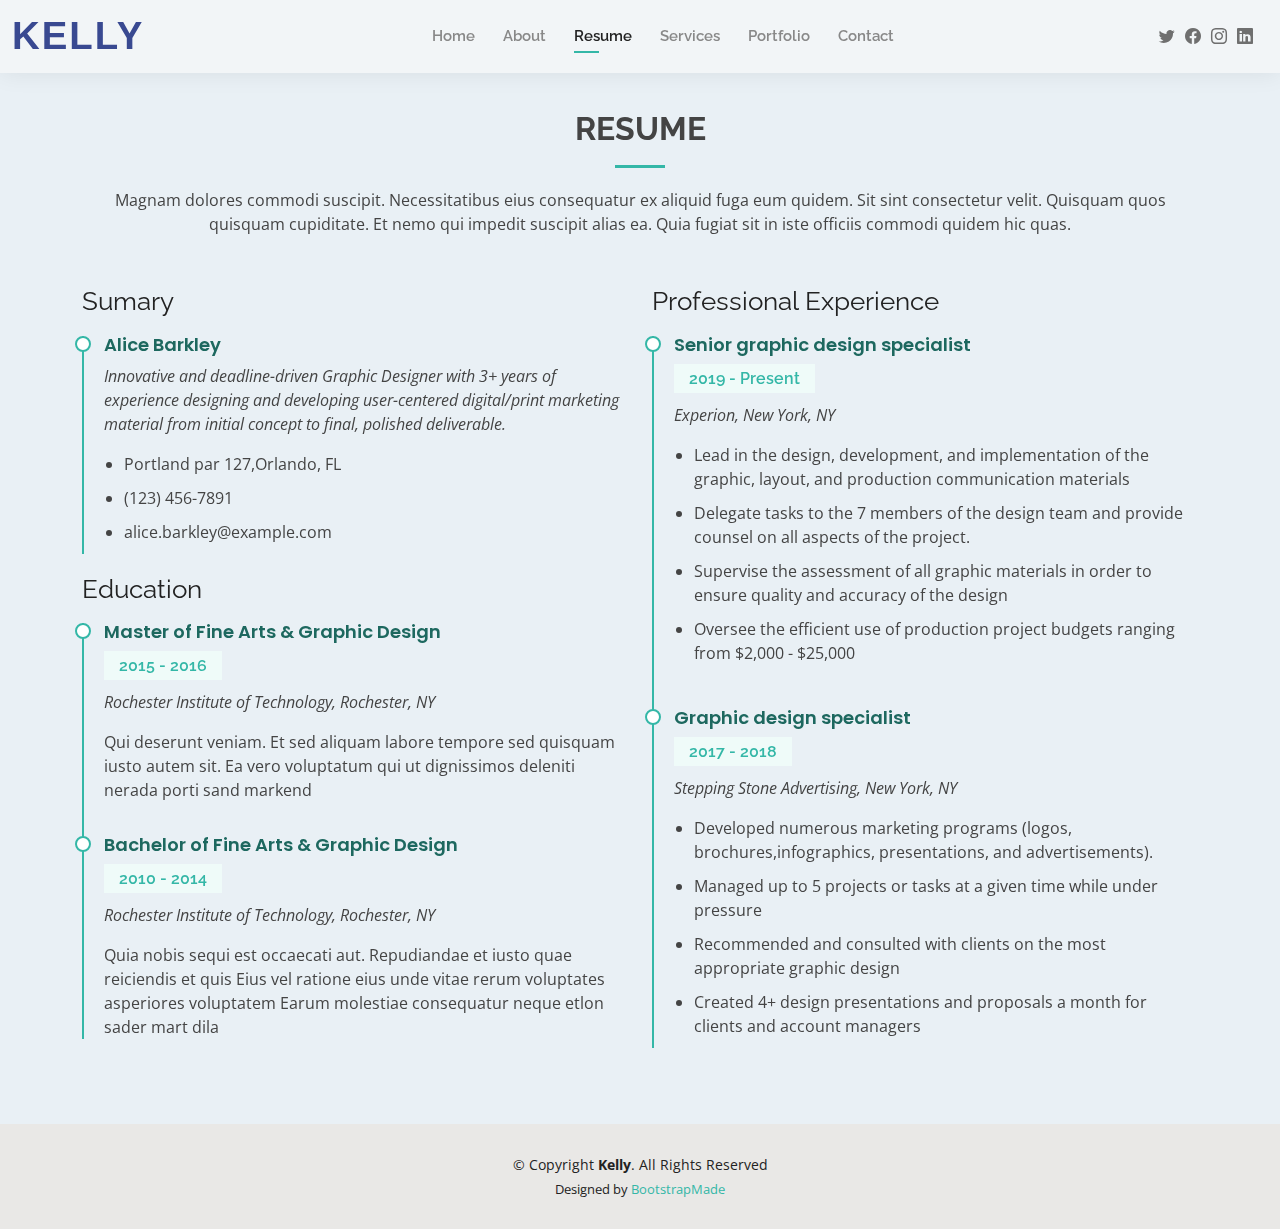
<file: resume.html>
<!DOCTYPE html>
<html lang="en">

<head>
  <meta charset="utf-8">
  <meta content="width=device-width, initial-scale=1.0" name="viewport">

  <title>Resume - Kelly Bootstrap Template</title>
  <meta content="" name="description">
  <meta content="" name="keywords">

  <!-- Favicons -->
  <link href="assets/img/favicon.png" rel="icon">
  <link href="assets/img/apple-touch-icon.png" rel="apple-touch-icon">

  <!-- Google Fonts -->
  <link href="https://fonts.googleapis.com/css?family=Open+Sans:300,300i,400,400i,600,600i,700,700i|Raleway:300,300i,400,400i,500,500i,600,600i,700,700i|Poppins:300,300i,400,400i,500,500i,600,600i,700,700i" rel="stylesheet">

  <!-- Vendor CSS Files -->
  <link href="assets/vendor/aos/aos.css" rel="stylesheet">
  <link href="assets/vendor/bootstrap/css/bootstrap.min.css" rel="stylesheet">
  <link href="assets/vendor/bootstrap-icons/bootstrap-icons.css" rel="stylesheet">
  <link href="assets/vendor/boxicons/css/boxicons.min.css" rel="stylesheet">
  <link href="assets/vendor/glightbox/css/glightbox.min.css" rel="stylesheet">
  <link href="assets/vendor/swiper/swiper-bundle.min.css" rel="stylesheet">

  <!-- Template Main CSS File -->
  <link href="assets/css/style.css" rel="stylesheet">

  <!-- =======================================================
  * Template Name: Kelly - v4.10.0
  * Template URL: https://bootstrapmade.com/kelly-free-bootstrap-cv-resume-html-template/
  * Author: BootstrapMade.com
  * License: https://bootstrapmade.com/license/
  ======================================================== -->
</head>

<body>

  <!-- ======= Header ======= -->
  <header id="header" class="fixed-top">
    <div class="container-fluid d-flex justify-content-between align-items-center">

      <h1 class="logo me-auto me-lg-0"><a href="index.html">Kelly</a></h1>
      <!-- Uncomment below if you prefer to use an image logo -->
      <!-- <a href="index.html" class="logo"><img src="assets/img/logo.png" alt="" class="img-fluid"></a>-->

      <nav id="navbar" class="navbar order-last order-lg-0">
        <ul>
          <li><a href="index.html">Home</a></li>
          <li><a href="about.html">About</a></li>
          <li><a class="active" href="resume.html">Resume</a></li>
          <li><a href="services.html">Services</a></li>
          <li><a href="portfolio.html">Portfolio</a></li>
          <li><a href="contact.html">Contact</a></li>
        </ul>
        <i class="bi bi-list mobile-nav-toggle"></i>
      </nav><!-- .navbar -->

      <div class="header-social-links">
        <a href="#" class="twitter"><i class="bi bi-twitter"></i></a>
        <a href="#" class="facebook"><i class="bi bi-facebook"></i></a>
        <a href="#" class="instagram"><i class="bi bi-instagram"></i></a>
        <a href="#" class="linkedin"><i class="bi bi-linkedin"></i></i></a>
      </div>

    </div>

  </header><!-- End Header -->

  <main id="main">

    <!-- ======= Resume Section ======= -->
    <section id="resume" class="resume">
      <div class="container" data-aos="fade-up">

        <div class="section-title">
          <h2>Resume</h2>
          <p>Magnam dolores commodi suscipit. Necessitatibus eius consequatur ex aliquid fuga eum quidem. Sit sint consectetur velit. Quisquam quos quisquam cupiditate. Et nemo qui impedit suscipit alias ea. Quia fugiat sit in iste officiis commodi quidem hic quas.</p>
        </div>

        <div class="row">
          <div class="col-lg-6">
            <h3 class="resume-title">Sumary</h3>
            <div class="resume-item pb-0">
              <h4>Alice Barkley</h4>
              <p><em>Innovative and deadline-driven Graphic Designer with 3+ years of experience designing and developing user-centered digital/print marketing material from initial concept to final, polished deliverable.</em></p>
              <p>
              <ul>
                <li>Portland par 127,Orlando, FL</li>
                <li>(123) 456-7891</li>
                <li>alice.barkley@example.com</li>
              </ul>
              </p>
            </div>

            <h3 class="resume-title">Education</h3>
            <div class="resume-item">
              <h4>Master of Fine Arts &amp; Graphic Design</h4>
              <h5>2015 - 2016</h5>
              <p><em>Rochester Institute of Technology, Rochester, NY</em></p>
              <p>Qui deserunt veniam. Et sed aliquam labore tempore sed quisquam iusto autem sit. Ea vero voluptatum qui ut dignissimos deleniti nerada porti sand markend</p>
            </div>
            <div class="resume-item">
              <h4>Bachelor of Fine Arts &amp; Graphic Design</h4>
              <h5>2010 - 2014</h5>
              <p><em>Rochester Institute of Technology, Rochester, NY</em></p>
              <p>Quia nobis sequi est occaecati aut. Repudiandae et iusto quae reiciendis et quis Eius vel ratione eius unde vitae rerum voluptates asperiores voluptatem Earum molestiae consequatur neque etlon sader mart dila</p>
            </div>
          </div>
          <div class="col-lg-6">
            <h3 class="resume-title">Professional Experience</h3>
            <div class="resume-item">
              <h4>Senior graphic design specialist</h4>
              <h5>2019 - Present</h5>
              <p><em>Experion, New York, NY </em></p>
              <p>
              <ul>
                <li>Lead in the design, development, and implementation of the graphic, layout, and production communication materials</li>
                <li>Delegate tasks to the 7 members of the design team and provide counsel on all aspects of the project. </li>
                <li>Supervise the assessment of all graphic materials in order to ensure quality and accuracy of the design</li>
                <li>Oversee the efficient use of production project budgets ranging from $2,000 - $25,000</li>
              </ul>
              </p>
            </div>
            <div class="resume-item">
              <h4>Graphic design specialist</h4>
              <h5>2017 - 2018</h5>
              <p><em>Stepping Stone Advertising, New York, NY</em></p>
              <p>
              <ul>
                <li>Developed numerous marketing programs (logos, brochures,infographics, presentations, and advertisements).</li>
                <li>Managed up to 5 projects or tasks at a given time while under pressure</li>
                <li>Recommended and consulted with clients on the most appropriate graphic design</li>
                <li>Created 4+ design presentations and proposals a month for clients and account managers</li>
              </ul>
              </p>
            </div>
          </div>
        </div>

      </div>
    </section><!-- End Resume Section -->

  </main><!-- End #main -->

  <!-- ======= Footer ======= -->
  <footer id="footer">
    <div class="container">
      <div class="copyright">
        &copy; Copyright <strong><span>Kelly</span></strong>. All Rights Reserved
      </div>
      <div class="credits">
        <!-- All the links in the footer should remain intact. -->
        <!-- You can delete the links only if you purchased the pro version. -->
        <!-- Licensing information: https://bootstrapmade.com/license/ -->
        <!-- Purchase the pro version with working PHP/AJAX contact form: https://bootstrapmade.com/kelly-free-bootstrap-cv-resume-html-template/ -->
        Designed by <a href="https://bootstrapmade.com/">BootstrapMade</a>
      </div>
    </div>
  </footer><!-- End  Footer -->

  <div id="preloader"></div>
  <a href="#" class="back-to-top d-flex align-items-center justify-content-center"><i class="bi bi-arrow-up-short"></i></a>

  <!-- Vendor JS Files -->
  <script src="assets/vendor/purecounter/purecounter_vanilla.js"></script>
  <script src="assets/vendor/aos/aos.js"></script>
  <script src="assets/vendor/bootstrap/js/bootstrap.bundle.min.js"></script>
  <script src="assets/vendor/glightbox/js/glightbox.min.js"></script>
  <script src="assets/vendor/isotope-layout/isotope.pkgd.min.js"></script>
  <script src="assets/vendor/swiper/swiper-bundle.min.js"></script>
  <script src="assets/vendor/waypoints/noframework.waypoints.js"></script>
  <script src="assets/vendor/php-email-form/validate.js"></script>

  <!-- Template Main JS File -->
  <script src="assets/js/main.js"></script>

</body>

</html>
</file>
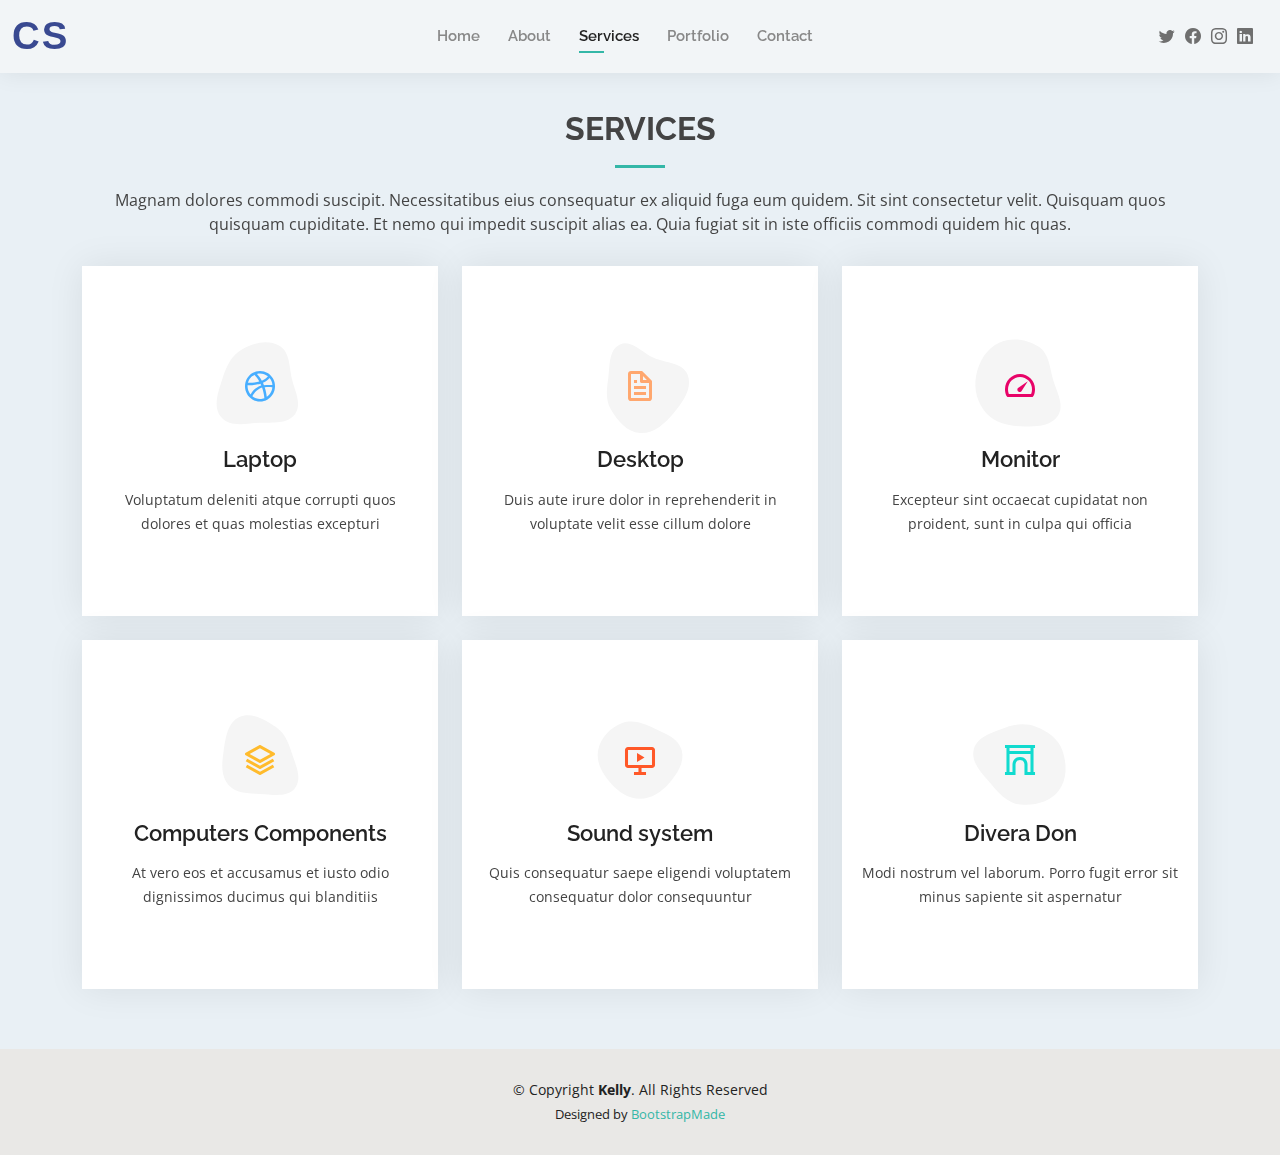
<file: service.html>
<!DOCTYPE html>
<html lang="en">

<head>
    <meta charset="utf-8">
    <meta content="width=device-width, initial-scale=1.0" name="viewport">

    <title>Services - Kelly Bootstrap Template</title>
    <meta content="" name="description">
    <meta content="" name="keywords">

    <!-- Favicons -->
    <link href="assets/img/favicon.png" rel="icon">
    <link href="assets/img/apple-touch-icon.png" rel="apple-touch-icon">

    <!-- Google Fonts -->
    <link href="https://fonts.googleapis.com/css?family=Open+Sans:300,300i,400,400i,600,600i,700,700i|Raleway:300,300i,400,400i,500,500i,600,600i,700,700i|Poppins:300,300i,400,400i,500,500i,600,600i,700,700i" rel="stylesheet">

    <!-- Vendor CSS Files -->
    <link href="assets/vendor/aos/aos.css" rel="stylesheet">
    <link href="assets/vendor/bootstrap/css/bootstrap.min.css" rel="stylesheet">
    <link href="assets/vendor/bootstrap-icons/bootstrap-icons.css" rel="stylesheet">
    <link href="assets/vendor/boxicons/css/boxicons.min.css" rel="stylesheet">
    <link href="assets/vendor/glightbox/css/glightbox.min.css" rel="stylesheet">
    <link href="assets/vendor/swiper/swiper-bundle.min.css" rel="stylesheet">

    <!-- Template Main CSS File -->
    <link href="assets/css/style.css" rel="stylesheet">

    <!-- =======================================================
  * Template Name: Kelly - v4.10.0
  * Template URL: https://bootstrapmade.com/kelly-free-bootstrap-cv-resume-html-template/
  * Author: BootstrapMade.com
  * License: https://bootstrapmade.com/license/
  ======================================================== -->
</head>

<body>

    <!-- ======= Header ======= -->
    <header id="header" class="fixed-top">
        <div class="container-fluid d-flex justify-content-between align-items-center">

            <h1 class="logo me-auto me-lg-0"><a href="index.html">CS</a></h1>
            <!-- Uncomment below if you prefer to use an image logo -->
            <!-- <a href="index.html" class="logo"><img src="assets/img/logo.png" alt="" class="img-fluid"></a>-->

            <nav id="navbar" class="navbar order-last order-lg-0">
                <ul>
                    <li><a href="../index.html">Home</a></li>
                    <li><a href="../about.html">About</a></li>
                    <li><a class="active" href="services.html">Services</a></li>
                    <li><a href="../portfolio.html">Portfolio</a></li>
                    <li><a href="../contact.html">Contact</a></li>
                </ul>
                <i class="bi bi-list mobile-nav-toggle"></i>
            </nav>
            <!-- .navbar -->

            <div class="header-social-links">
                <a href="#" class="twitter"><i class="bi bi-twitter"></i></a>
                <a href="#" class="facebook"><i class="bi bi-facebook"></i></a>
                <a href="#" class="instagram"><i class="bi bi-instagram"></i></a>
                <a href="#" class="linkedin"><i class="bi bi-linkedin"></i></i></a>
            </div>

        </div>

    </header>
    <!-- End Header -->

    <main id="ido">

        <!-- ======= Services Section ======= -->
        <section id="services" class="services">
            <div class="container" data-aos="fade-up">

                <div class="section-title">
                    <h2>Services</h2>
                    <p>Magnam dolores commodi suscipit. Necessitatibus eius consequatur ex aliquid fuga eum quidem. Sit sint consectetur velit. Quisquam quos quisquam cupiditate. Et nemo qui impedit suscipit alias ea. Quia fugiat sit in iste officiis commodi
                        quidem hic quas.</p>
                </div>

                <div class="row">
                    <div class="col-lg-4 col-md-6 d-flex align-items-stretch" data-aos="zoom-in" data-aos-delay="100">
                        <div class="icon-box iconbox-blue">
                            <div class="icon">
                                <svg width="100" height="100" viewBox="0 0 600 600" xmlns="http://www.w3.org/2000/svg">
                  <path stroke="none" stroke-width="0" fill="#f5f5f5" d="M300,521.0016835830174C376.1290562159157,517.8887921683347,466.0731472004068,529.7835943286574,510.70327084640275,468.03025145048787C554.3714126377745,407.6079735673963,508.03601936045806,328.9844924480964,491.2728898941984,256.3432110539036C474.5976632858925,184.082847569629,479.9380746630129,96.60480741107993,416.23090153303,58.64404602377083C348.86323505073057,18.502131276798302,261.93793281208167,40.57373210992963,193.5410806939664,78.93577620505333C130.42746243093433,114.334589627462,98.30271207620316,179.96522072025542,76.75703585869454,249.04625023123273C51.97151888228291,328.5150500222984,13.704378332031375,421.85034740162234,66.52175969318436,486.19268352777647C119.04800174914682,550.1803526380478,217.28368757567262,524.383925680826,300,521.0016835830174"></path>
                </svg>
                                <i class="bx bxl-dribbble"></i>
                            </div>
                            <h4><a href="">Laptop</a></h4>
                            <p>Voluptatum deleniti atque corrupti quos dolores et quas molestias excepturi</p>
                        </div>
                    </div>

                    <div class="col-lg-4 col-md-6 d-flex align-items-stretch mt-4 mt-md-0" data-aos="zoom-in" data-aos-delay="200">
                        <div class="icon-box iconbox-orange ">
                            <div class="icon">
                                <svg width="100" height="100" viewBox="0 0 600 600" xmlns="http://www.w3.org/2000/svg">
                  <path stroke="none" stroke-width="0" fill="#f5f5f5" d="M300,582.0697525312426C382.5290701553225,586.8405444964366,449.9789794690241,525.3245884688669,502.5850820975895,461.55621195738473C556.606425686781,396.0723002908107,615.8543463187945,314.28637112970534,586.6730223649479,234.56875336149918C558.9533121215079,158.8439757836574,454.9685369536778,164.00468322053177,381.49747125262974,130.76875717737553C312.15926192815925,99.40240125094834,248.97055460311594,18.661163978235184,179.8680185752513,50.54337015887873C110.5421016452524,82.52863877960104,119.82277516462835,180.83849132639028,109.12597500060166,256.43424936330496C100.08760227029461,320.3096726198365,92.17705696193138,384.0621239912766,124.79988738764834,439.7174275375508C164.83382741302287,508.01625554203684,220.96474134820875,577.5009287672846,300,582.0697525312426"></path>
                </svg>
                                <i class="bx bx-file"></i>
                            </div>
                            <h4><a href="">Desktop</a></h4>
                            <p>Duis aute irure dolor in reprehenderit in voluptate velit esse cillum dolore</p>
                        </div>
                    </div>

                    <div class="col-lg-4 col-md-6 d-flex align-items-stretch mt-4 mt-lg-0" data-aos="zoom-in" data-aos-delay="300">
                        <div class="icon-box iconbox-pink">
                            <div class="icon">
                                <svg width="100" height="100" viewBox="0 0 600 600" xmlns="http://www.w3.org/2000/svg">
                  <path stroke="none" stroke-width="0" fill="#f5f5f5" d="M300,541.5067337569781C382.14930387511276,545.0595476570109,479.8736841581634,548.3450877840088,526.4010558755058,480.5488172755941C571.5218469581645,414.80211281144784,517.5187510058486,332.0715597781072,496.52539010469104,255.14436215662573C477.37192572678356,184.95920475031193,473.57363656557914,105.61284051026155,413.0603344069578,65.22779650032875C343.27470386102294,18.654635553484475,251.2091493199835,5.337323636656869,175.0934190732945,40.62881213300186C97.87086631185822,76.43348514350839,51.98124368387456,156.15599469081315,36.44837278890362,239.84606092416172C21.716077023791087,319.22268207091537,43.775223500013084,401.1760424656574,96.891909868211,461.97329694683043C147.22146801428983,519.5804099606455,223.5754009179313,538.201503339737,300,541.5067337569781"></path>
                </svg>
                                <i class="bx bx-tachometer"></i>
                            </div>
                            <h4><a href="">Monitor</a></h4>
                            <p>Excepteur sint occaecat cupidatat non proident, sunt in culpa qui officia</p>
                        </div>
                    </div>

                    <div class="col-lg-4 col-md-6 d-flex align-items-stretch mt-4" data-aos="zoom-in" data-aos-delay="100">
                        <div class="icon-box iconbox-yellow">
                            <div class="icon">
                                <svg width="100" height="100" viewBox="0 0 600 600" xmlns="http://www.w3.org/2000/svg">
                  <path stroke="none" stroke-width="0" fill="#f5f5f5" d="M300,503.46388370962813C374.79870501325706,506.71871716319447,464.8034551963731,527.1746412648533,510.4981551193396,467.86667711651364C555.9287308511215,408.9015244558933,512.6030010748507,327.5744911775523,490.211057578863,256.5855673507754C471.097692560561,195.9906835881958,447.69079081568157,138.11976852964426,395.19560036434837,102.3242989838813C329.3053358748298,57.3949838291264,248.02791733380457,8.279543830951368,175.87071277845988,42.242879143198664C103.41431057327972,76.34704239035025,93.79494320519305,170.9812938413882,81.28167332365135,250.07896920659033C70.17666984294237,320.27484674793965,64.84698225790005,396.69656628748305,111.28512138212992,450.4950937839243C156.20124167950087,502.5303643271138,231.32542653798444,500.4755392045468,300,503.46388370962813"></path>
                </svg>
                                <i class="bx bx-layer"></i>
                            </div>
                            <h4><a href="">Computers Components</a></h4>
                            <p>At vero eos et accusamus et iusto odio dignissimos ducimus qui blanditiis</p>
                        </div>
                    </div>

                    <div class="col-lg-4 col-md-6 d-flex align-items-stretch mt-4" data-aos="zoom-in" data-aos-delay="200">
                        <div class="icon-box iconbox-red">
                            <div class="icon">
                                <svg width="100" height="100" viewBox="0 0 600 600" xmlns="http://www.w3.org/2000/svg">
                  <path stroke="none" stroke-width="0" fill="#f5f5f5" d="M300,532.3542879108572C369.38199826031484,532.3153073249985,429.10787420159085,491.63046689027357,474.5244479745417,439.17860296908856C522.8885846962883,383.3225815378663,569.1668002868075,314.3205725914397,550.7432151929288,242.7694973846089C532.6665558377875,172.5657663291529,456.2379748765914,142.6223662098291,390.3689995646985,112.34683881706744C326.66090330228417,83.06452184765237,258.84405631176094,53.51806209861945,193.32584062364296,78.48882559362697C121.61183558270385,105.82097193414197,62.805066853699245,167.19869350419734,48.57481801355237,242.6138429142374C34.843463184063346,315.3850353017275,76.69343916112496,383.4422959591041,125.22947124332185,439.3748458443577C170.7312796277747,491.8107796887764,230.57421082200815,532.3932930995766,300,532.3542879108572"></path>
                </svg>
                                <i class="bx bx-slideshow"></i>
                            </div>
                            <h4><a href="">Sound system</a></h4>
                            <p>Quis consequatur saepe eligendi voluptatem consequatur dolor consequuntur</p>
                        </div>
                    </div>

                    <div class="col-lg-4 col-md-6 d-flex align-items-stretch mt-4" data-aos="zoom-in" data-aos-delay="300">
                        <div class="icon-box iconbox-teal">
                            <div class="icon">
                                <svg width="100" height="100" viewBox="0 0 600 600" xmlns="http://www.w3.org/2000/svg">
                  <path stroke="none" stroke-width="0" fill="#f5f5f5" d="M300,566.797414625762C385.7384707136149,576.1784315230908,478.7894351017131,552.8928747891023,531.9192734346935,484.94944893311C584.6109503024035,417.5663521118492,582.489472248146,322.67544863468447,553.9536738515405,242.03673114598146C529.1557734026468,171.96086150256528,465.24506316201064,127.66468636344209,395.9583748389544,100.7403814666027C334.2173773831606,76.7482773500951,269.4350130405921,84.62216499799875,207.1952322260088,107.2889140133804C132.92018162631612,134.33871894543012,41.79353780512637,160.00259165414826,22.644507872594943,236.69541883565114C3.319112789854554,314.0945973066697,72.72355303640163,379.243833228382,124.04198916343866,440.3218312028393C172.9286146004772,498.5055451809895,224.45579914871206,558.5317968840102,300,566.797414625762"></path>
                </svg>
                                <i class="bx bx-arch"></i>
                            </div>
                            <h4><a href="">Divera Don</a></h4>
                            <p>Modi nostrum vel laborum. Porro fugit error sit minus sapiente sit aspernatur</p>
                        </div>
                    </div>

                </div>

            </div>
        </section>
        <!-- End Services Section -->

    </main>
    <!-- End #main -->

    <!-- ======= Footer ======= -->
    <footer id="footer">
        <div class="container">
            <div class="copyright">
                &copy; Copyright <strong><span>Kelly</span></strong>. All Rights Reserved
            </div>
            <div class="credits">
                <!-- All the links in the footer should remain intact. -->
                <!-- You can delete the links only if you purchased the pro version. -->
                <!-- Licensing information: https://bootstrapmade.com/license/ -->
                <!-- Purchase the pro version with working PHP/AJAX contact form: https://bootstrapmade.com/kelly-free-bootstrap-cv-resume-html-template/ -->
                Designed by <a href="https://bootstrapmade.com/">BootstrapMade</a>
            </div>
        </div>
    </footer>
    <!-- End  Footer -->

    <div id="preloader"></div>
    <a href="#" class="back-to-top d-flex align-items-center justify-content-center"><i class="bi bi-arrow-up-short"></i></a>

    <!-- Vendor JS Files -->
    <script src="assets/vendor/purecounter/purecounter_vanilla.js"></script>
    <script src="assets/vendor/aos/aos.js"></script>
    <script src="assets/vendor/bootstrap/js/bootstrap.bundle.min.js"></script>
    <script src="assets/vendor/glightbox/js/glightbox.min.js"></script>
    <script src="assets/vendor/isotope-layout/isotope.pkgd.min.js"></script>
    <script src="assets/vendor/swiper/swiper-bundle.min.js"></script>
    <script src="assets/vendor/waypoints/noframework.waypoints.js"></script>
    <script src="assets/vendor/php-email-form/validate.js"></script>

    <!-- Template Main JS File -->
    <script src="assets/js/main.js"></script>

</body>

</html>
</file>
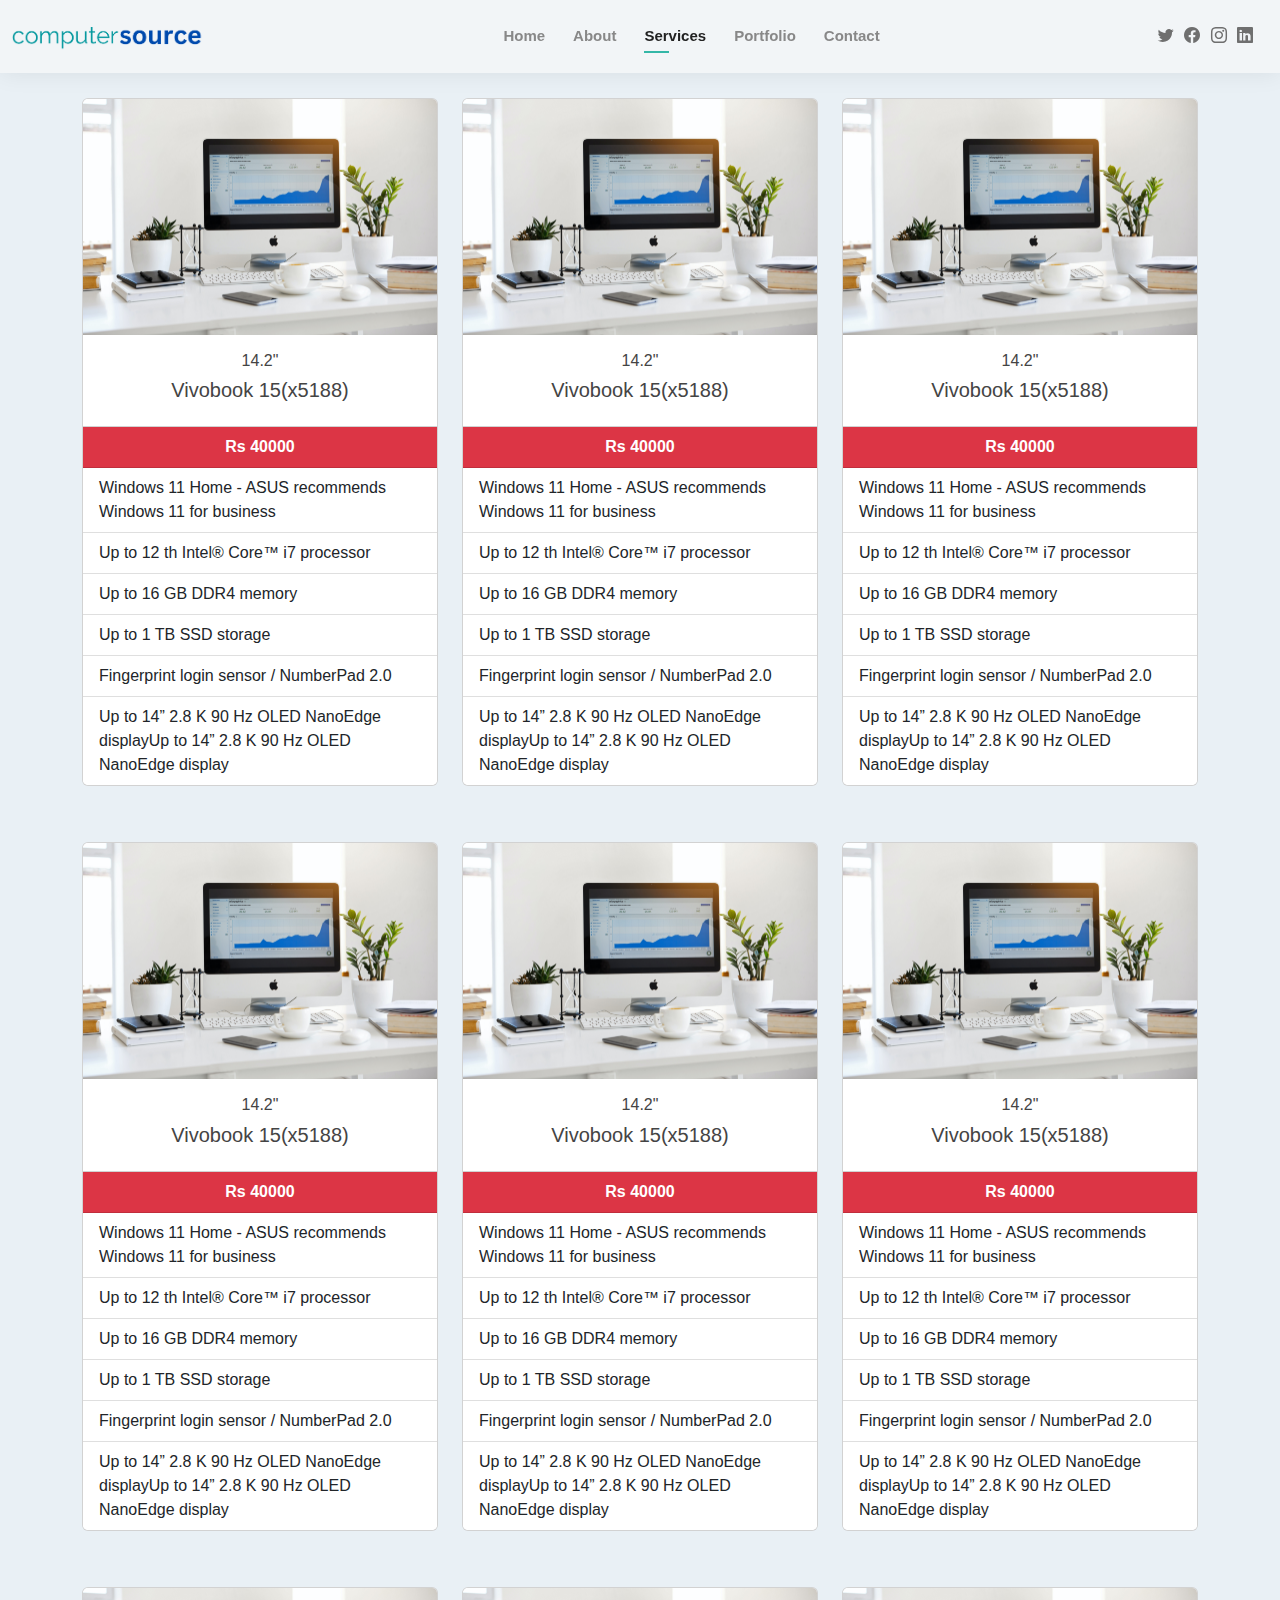
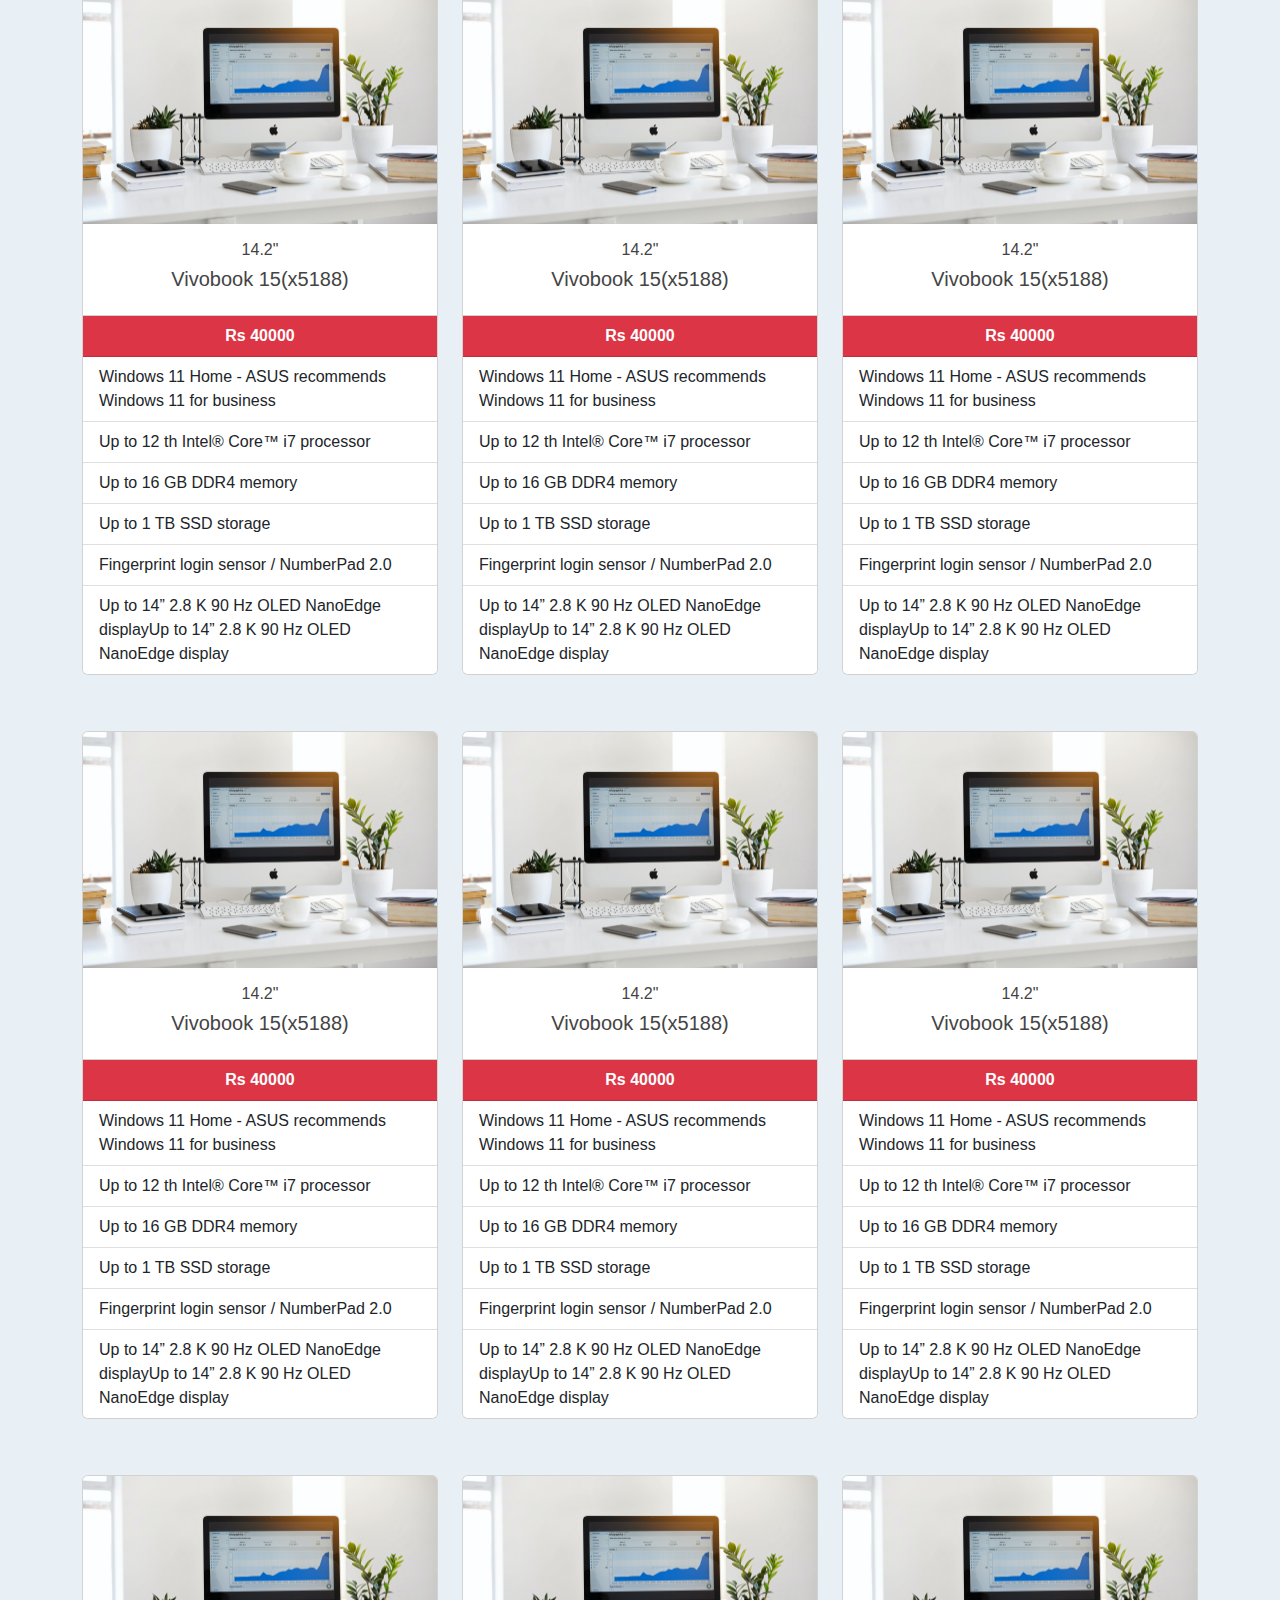
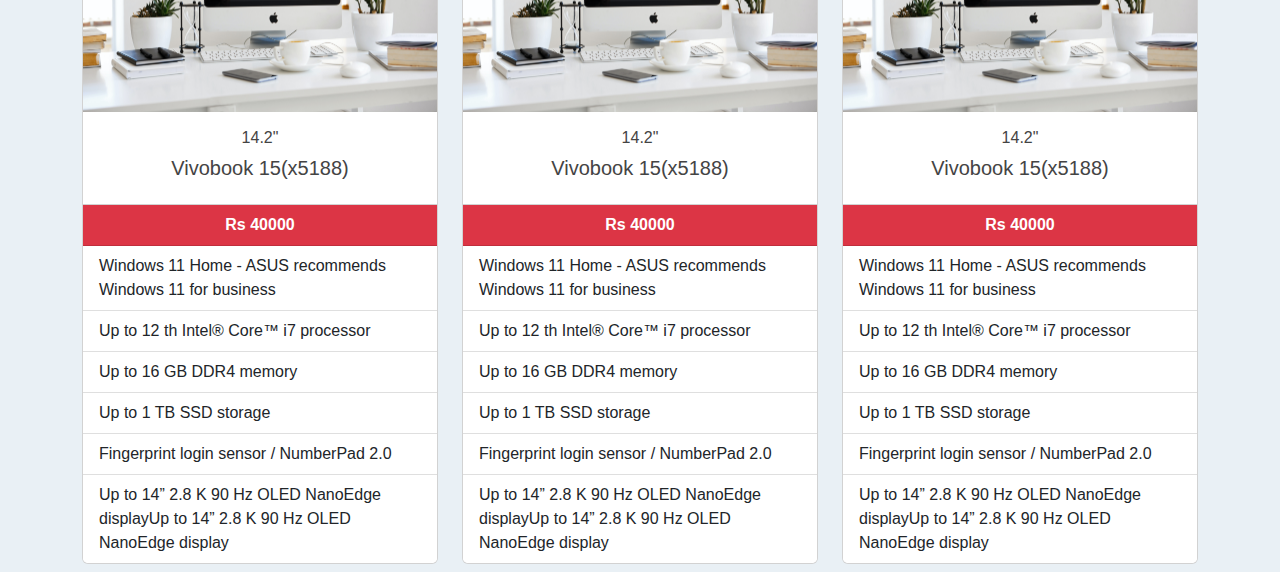
<file: service/card.html>
<!DOCTYPE html>
<html lang="en">

<head>
    <meta charset="UTF-8">
    <meta http-equiv="X-UA-Compatible" content="IE=edge">
    <meta name="viewport" content="width=device-width, initial-scale=1.0">
    <title>Card</title>

    <link href="../assets/vendor/aos/aos.css" rel="stylesheet">
    <link href="../assets/vendor/bootstrap/css/bootstrap.min.css" rel="stylesheet">
    <link href="../assets/vendor/bootstrap-icons/bootstrap-icons.css" rel="stylesheet">
    <link href="../assets/vendor/boxicons/css/boxicons.min.css" rel="stylesheet">
    <link href="../assets/vendor/glightbox/css/glightbox.min.css" rel="stylesheet">
    <link href="../assets/vendor/swiper/swiper-bundle.min.css" rel="stylesheet">

    <!-- Template Main CSS File -->
    <link href="../assets/css/style.css" rel="stylesheet">
</head>

<body>
    <header id="header" class="fixed-top">
        <div class="container-fluid d-flex justify-content-between align-items-center">

            <div class="logo">
                <img src="../assets/img/logo2.png" alt="">
            </div>
            <!-- Uncomment below if you prefer to use an image logo -->
            <!-- <a href="index.html" class="logo"><img src="assets/img/logo.png" alt="" class="img-fluid"></a>-->

            <nav id="navbar" class="navbar order-last order-lg-0">
                <ul>
                    <li><a href="../index.html">Home</a></li>
                    <li><a href="../about.html">About</a></li>
                    <li><a class="active" href="index.html">Services</a></li>
                    <li><a href="../portfolio.html">Portfolio</a></li>
                    <li><a href="../contact.html">Contact</a></li>
                </ul>
                <i class="bi bi-list mobile-nav-toggle"></i>
            </nav>
            <!-- .navbar -->

            <div class="header-social-links">
                <a href="#" class="twitter"><i class="bi bi-twitter"></i></a>
                <a href="#" class="facebook"><i class="bi bi-facebook"></i></a>
                <a href="#" class="instagram"><i class="bi bi-instagram"></i></a>
                <a href="#" class="linkedin"><i class="bi bi-linkedin"></i></i></a>
            </div>

        </div>

    </header>
    <main id="main">
        <div class="container">
            <div class="row" id="deo">
                <div class="col-sm-4">
                    <div class="card" style="">
                        <img class="card-img-top" src="../assets/img/yu.jpg" alt="Card image cap" style="height: 100%;">
                        <div class="card-body">
                            <h6 class="text-center">14"</h6>
                            <h5 class="card-title text-center">Vivobook 15(x5188)</h5>


                        </div>
                        <ul class="list-group list-group-flush">
                            <li class="list-group-item">Windows 11 Home - ASUS recommends Windows 11 for business/li>
                                <li class="list-group-item">Up to 12th Intel® Core™ i7 processor</li>
                                <li class="list-group-item">Up to 16 GB DDR4 memory</li>
                                <li class="list-group-item">Up to 1 TB SSD storage</li>
                                <li class="list-group-item">Fingerprint login sensor / NumberPad 2.0</li>

                                <li class="list-group-item text-sm-start">Up to 14” 2.8K 90 Hz OLED NanoEdge displayUp to 14” 2.8K 90 Hz OLED NanoEdge display</li>
                        </ul>
                    </div>
                </div>
                <div class="col-sm-4 ">
                    <div class="card" style="">
                        <img class="card-img-top" src="../assets/img/yu.jpg" alt="Card image cap" style="height: 100%;">
                        <div class="card-body">
                            <h6 class="text-center">14"</h6>
                            <h5 class="card-title text-center">Vivobook 15(x5188)</h5>


                        </div>
                        <ul class="list-group list-group-flush">
                            <li class="list-group-item ">Windows 11 Home - ASUS recommends Windows 11 for business/li>
                                <li class="list-group-item">Up to 12th Intel® Core™ i7 processor</li>
                                <li class="list-group-item">Up to 16 GB DDR4 memory</li>
                                <li class="list-group-item">Up to 1 TB SSD storage</li>
                                <li class="list-group-item">Fingerprint login sensor / NumberPad 2.0</li>

                                <li class="list-group-item text-sm-start">Up to 14” 2.8K 90 Hz OLED NanoEdge displayUp to 14” 2.8K 90 Hz OLED NanoEdge display</li>
                        </ul>
                    </div>
                </div>
                <div class="col-sm-4">
                    <div class="card" style="">
                        <img class="card-img-top" src="../assets/img/yu.jpg" alt="Card image cap" style="height: 100%;">
                        <div class="card-body">
                            <h6 class="text-center">14"</h6>
                            <h5 class="card-title text-center">Vivobook 15(x5188)</h5>


                        </div>
                        <ul class="list-group list-group-flush">
                            <li class="list-group-item">Windows 11 Home - ASUS recommends Windows 11 for business</li>
                            <li class="list-group-item ">Up to 12th Intel® Core™ i7 processor</li>
                            <li class="list-group-item">Up to 16 GB DDR4 memory</li>
                            <li class="list-group-item">Up to 1 TB SSD storage</li>
                            <li class="list-group-item">Fingerprint login sensor / NumberPad 2.0</li>

                            <li class="list-group-item text-sm-start">Up to 14” 2.8K 90 Hz OLED NanoEdge displayUp to 14” 2.8K 90 Hz OLED NanoEdge display</li>
                        </ul>
                    </div>
                </div>

            </div>

        </div>
        </div>
    </main>


    <script>
        var htmlElements = "";
        for (var i = 0; i < 15; i++) {
            htmlElements += `
            <div class="col-sm-4 mt-5 mb-2"> 
            <div class = "card"style = "" >
            <img class = "card-img-top" src = "../assets/img/tr.jpg" alt = "Card image cap"style = "height: 100%;" >
            <div class = "card-body">
            <h6 class = "text-center"> 14.2" </h6> 
            <h5 class = "card-title text-center" > Vivobook 15(x5188) </h5>


            </div> 
            <ul class="list-group list-group-flush">
            <li class="list-group-item text-center fw-bolder text-bg-danger">Rs 40000</li>  
            <li class="list-group-item"> Windows 11 Home - ASUS recommends Windows 11 for business </li> 
            <li class="list-group-item"> Up to 12 th Intel® Core™ i7 processor </li>
            <li class="list-group-item"> Up to 16 GB DDR4 memory </li>
            <li class="list-group-item"> Up to 1 TB SSD storage </li> 
            <li class="list-group-item"> Fingerprint login sensor / NumberPad 2.0 </li>

            <li class = "list-group-item text-sm-start" > Up to 14” 2.8 K 90 Hz OLED NanoEdge displayUp to 14” 2.8 K 90 Hz OLED NanoEdge display </li> 
            </ul >
        </div> 
    </div> `;
        }
        var container = document.getElementById("deo");
        container.innerHTML = htmlElements;
    </script>

</body>

</html>
</file>
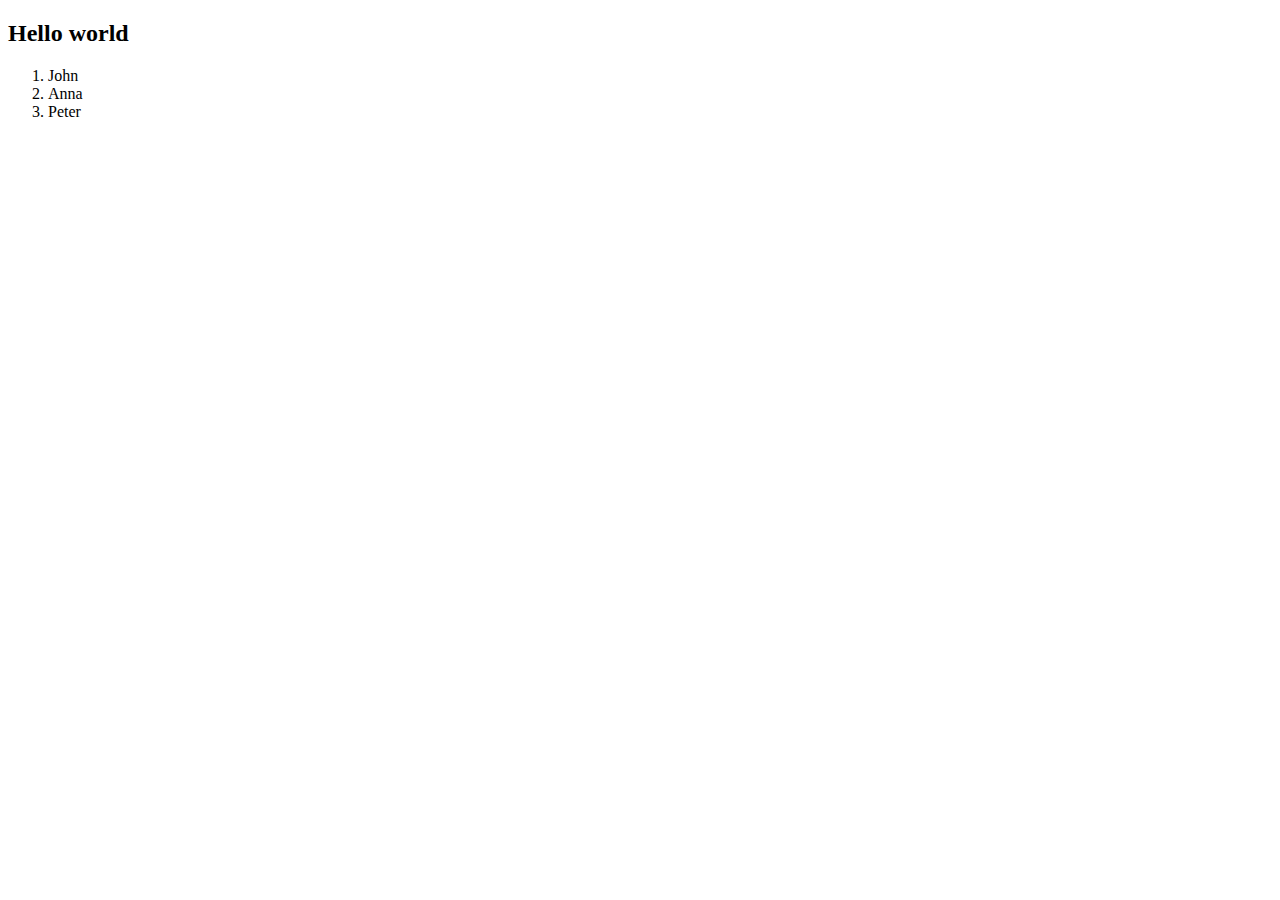
<file: service/checs.html>
<!DOCTYPE html>
<html lang="en">

<head>
    <meta charset="UTF-8">
    <meta http-equiv="X-UA-Compatible" content="IE=edge">
    <meta name="viewport" content="width=device-width, initial-scale=1.0">
    <title>Document</title>
</head>

<body>
    <h2>Hello world</h2>
    <ol>

    </ol>
    <script>
        const listEl = document.querySelector('ol')
        fetch('./laptop.json')
            .then((response) => response.json())
            .then(data => {
                data.forEach(element => {
                    listEl.insertAdjacentHTML('beforeend', `<li>${element.firstName}</li>`);
                });
            });
    </script>
</body>

</html>
</file>
<file: assets/css/style.css>
/**
* Template Name: Kelly - v4.10.0
* Template URL: https://bootstrapmade.com/kelly-free-bootstrap-cv-resume-html-template/
* Author: BootstrapMade.com
* License: https://bootstrapmade.com/license/
*/


/*--------------------------------------------------------------
# General
--------------------------------------------------------------*/

body {
    font-family: "Open Sans", sans-serif;
    color: #444444;
    background-color: #e9f0f5;
}

a {
    color: #34b7a7;
    text-decoration: none;
}

a:hover {
    color: #51cdbe;
    text-decoration: none;
}

h1,
h2,
h3,
h4,
h5,
h6 {
    font-family: "Raleway", sans-serif;
}

main {
    margin-top: 50px;
}

@media (max-width: 992px) {
    #main {
        margin-top: 30px;
    }
}


/*--------------------------------------------------------------
# Preloader
--------------------------------------------------------------*/

#preloader {
    position: fixed;
    top: 0;
    left: 0;
    right: 0;
    bottom: 0;
    z-index: 9999;
    overflow: hidden;
    background: #fff;
}

#preloader:before {
    content: "";
    position: fixed;
    top: calc(50% - 30px);
    left: calc(50% - 30px);
    border: 6px solid #34b7a7;
    border-top-color: #dcf5f2;
    border-radius: 50%;
    width: 60px;
    height: 60px;
    -webkit-animation: animate-preloader 1s linear infinite;
    animation: animate-preloader 1s linear infinite;
}

@-webkit-keyframes animate-preloader {
    0% {
        transform: rotate(0deg);
    }
    100% {
        transform: rotate(360deg);
    }
}

@keyframes animate-preloader {
    0% {
        transform: rotate(0deg);
    }
    100% {
        transform: rotate(360deg);
    }
}


/*--------------------------------------------------------------
# Back to top button
--------------------------------------------------------------*/

.back-to-top {
    position: fixed;
    visibility: hidden;
    opacity: 0;
    right: 15px;
    bottom: 15px;
    z-index: 996;
    background: #34b7a7;
    width: 40px;
    height: 40px;
    border-radius: 50px;
    transition: all 0.4s;
}

.back-to-top i {
    font-size: 24px;
    color: #fff;
    line-height: 0;
}

.back-to-top:hover {
    background: #49cbbb;
    color: #fff;
}

.back-to-top.active {
    visibility: visible;
    opacity: 1;
}


/*--------------------------------------------------------------
# Header
--------------------------------------------------------------*/

#header {
    background: #f2f5f7;
    box-shadow: 0px 0px 25px 0 rgba(0, 0, 0, 0.08);
    z-index: 997;
    padding: 15px 0;
}

#header .logo {
    font-size: 32px;
    margin: 0;
    padding: 0;
    line-height: 1;
    font-weight: 400;
    letter-spacing: 2px;
    text-transform: uppercase;
}

#header .logo a {
    color: rgb(57, 73, 145);
    font-weight: bolder;
    font-size: larger;
    font-family: 'Segoe UI', Tahoma, Geneva, Verdana, sans-serif;
}

#header .logo img {
    max-height: 40px;
}

@media (max-width: 992px) {
    #header .logo {
        font-size: 28px;
    }
}


/*--------------------------------------------------------------
# Header Social Links
--------------------------------------------------------------*/

.header-social-links {
    padding-right: 15px;
}

.header-social-links a {
    color: #6f6f6f;
    padding-left: 6px;
    display: inline-block;
    line-height: 0px;
    transition: 0.3s;
    font-size: 16px;
}

.header-social-links a:hover {
    color: #34b7a7;
}


/*--------------------------------------------------------------
# Navigation Menu
--------------------------------------------------------------*/


/**
* Desktop Navigation 
*/

.navbar {
    padding: 0;
}

.navbar ul {
    margin: 0;
    padding: 0;
    display: flex;
    list-style: none;
    align-items: center;
}

.navbar li {
    position: relative;
    padding: 10px 0 10px 28px;
}

.navbar a,
.navbar a:focus {
    display: flex;
    align-items: center;
    justify-content: space-between;
    font-family: "Raleway", sans-serif;
    font-size: 15px;
    font-weight: 600;
    color: #888888;
    white-space: nowrap;
    transition: 0.3s;
    position: relative;
}

.navbar a i,
.navbar a:focus i {
    font-size: 12px;
    line-height: 0;
    margin-left: 5px;
}

.navbar>ul>li>a:before {
    content: "";
    position: absolute;
    width: 0;
    height: 2px;
    bottom: -5px;
    left: 0;
    background-color: #34b7a7;
    visibility: hidden;
    width: 0px;
    transition: all 0.3s ease-in-out 0s;
}

.navbar a:hover:before,
.navbar li:hover>a:before,
.navbar .active:before {
    visibility: visible;
    width: 25px;
}

.navbar a:hover,
.navbar .active,
.navbar .active:focus,
.navbar li:hover>a {
    color: #222222;
}

.navbar .dropdown ul {
    display: block;
    position: absolute;
    left: 14px;
    top: calc(100% + 30px);
    margin: 0;
    padding: 10px 0;
    z-index: 99;
    opacity: 0;
    visibility: hidden;
    background: #fff;
    box-shadow: 0px 0px 30px rgba(127, 137, 161, 0.25);
    transition: 0.3s;
    border-radius: 4px;
}

.navbar .dropdown ul li {
    min-width: 200px;
    padding: 0;
}

.navbar .dropdown ul a {
    padding: 10px 20px;
    font-size: 15px;
    text-transform: none;
    font-weight: 600;
}

.navbar .dropdown ul a i {
    font-size: 12px;
}

.navbar .dropdown ul a:hover,
.navbar .dropdown ul .active:hover,
.navbar .dropdown ul li:hover>a {
    color: #34b7a7;
}

.navbar .dropdown:hover>ul {
    opacity: 1;
    top: 100%;
    visibility: visible;
}

.navbar .dropdown .dropdown ul {
    top: 0;
    left: calc(100% - 30px);
    visibility: hidden;
}

.navbar .dropdown .dropdown:hover>ul {
    opacity: 1;
    top: 0;
    left: 100%;
    visibility: visible;
}

@media (max-width: 1366px) {
    .navbar .dropdown .dropdown ul {
        left: -90%;
    }
    .navbar .dropdown .dropdown:hover>ul {
        left: -100%;
    }
}


/**
* Mobile Navigation 
*/

.mobile-nav-toggle {
    color: #222222;
    font-size: 28px;
    cursor: pointer;
    display: none;
    line-height: 0;
    transition: 0.5s;
}

.mobile-nav-toggle.bi-x {
    color: #fff;
}

@media (max-width: 991px) {
    .mobile-nav-toggle {
        display: block;
    }
    .navbar ul {
        display: none;
    }
}

.navbar-mobile {
    position: fixed;
    overflow: hidden;
    top: 0;
    right: 0;
    left: 0;
    bottom: 0;
    background: rgba(9, 9, 9, 0.9);
    transition: 0.3s;
    z-index: 999;
}

.navbar-mobile .mobile-nav-toggle {
    position: absolute;
    top: 15px;
    right: 15px;
}

.navbar-mobile ul {
    display: block;
    position: absolute;
    top: 55px;
    right: 15px;
    bottom: 15px;
    left: 15px;
    padding: 10px 0;
    border-radius: 10px;
    background-color: #fff;
    overflow-y: auto;
    transition: 0.3s;
}

.navbar-mobile a,
.navbar-mobile a:focus {
    font-size: 15px;
    padding-right: 15px;
    color: #222222;
}

.navbar-mobile a:hover,
.navbar-mobile .active,
.navbar-mobile li:hover>a {
    color: #34b7a7;
}

.navbar-mobile .getstarted,
.navbar-mobile .getstarted:focus {
    margin: 15px;
}

.navbar-mobile .dropdown ul {
    position: static;
    display: none;
    margin: 10px 20px;
    padding: 10px 0;
    z-index: 99;
    opacity: 1;
    visibility: visible;
    background: #fff;
    box-shadow: 0px 0px 30px rgba(127, 137, 161, 0.25);
}

.navbar-mobile .dropdown ul li {
    min-width: 200px;
}

.navbar-mobile .dropdown ul a {
    padding: 10px 20px;
}

.navbar-mobile .dropdown ul a i {
    font-size: 12px;
}

.navbar-mobile .dropdown ul a:hover,
.navbar-mobile .dropdown ul .active:hover,
.navbar-mobile .dropdown ul li:hover>a {
    color: #34b7a7;
}

.navbar-mobile .dropdown>.dropdown-active {
    display: block;
}


/*--------------------------------------------------------------
# Hero Section
--------------------------------------------------------------*/

#hero {
    width: 100%;
    height: 100vh;
    background: linear-gradient(rgba(169, 189, 194, 0.548), rgba(0, 0, 0, 0.603)), url("../img/lap.jpg");
    background-size: cover;
}

#hero .container {
    padding-top: 70px;
    position: relative;
}

@media (max-width: 992px) {
    #hero .container {
        padding-top: 58px;
    }
}

#hero h1 {
    margin: 0;
    font-size: 48px;
    font-weight: 700;
    line-height: 56px;
    color: #eceff3;
}

#hero h2 {
    color: #eff2f7;
    margin: 10px 0 0 0;
    font-size: 22px;
}

#hero .btn-about {
    font-family: "Raleway", sans-serif;
    text-transform: uppercase;
    font-weight: 600;
    font-size: 12px;
    letter-spacing: 1px;
    display: inline-block;
    padding: 12px 40px;
    border-radius: 50px;
    transition: 0.5s;
    margin-top: 30px;
    color: #fff;
    background: #34b7a7;
}

#hero .btn-about:hover {
    background: #3dc8b7;
}

@media (min-width: 1024px) {
    #hero {
        background-attachment: fixed;
    }
}

@media (max-width: 992px) {
    #hero:before {
        content: "";
        position: absolute;
        bottom: 0;
        top: 0;
        left: 0;
        right: 0;
    }
    #hero h1 {
        font-size: 28px;
        line-height: 36px;
    }
    #hero h2 {
        font-size: 18px;
        line-height: 24px;
    }
}


/*--------------------------------------------------------------
# Sections General
--------------------------------------------------------------*/

section {
    padding: 60px 0;
}

.section-bg {
    background-color: #e7f8f6;
}

.section-title {
    text-align: center;
    padding-bottom: 30px;
}

.section-title h2 {
    font-size: 32px;
    font-weight: bold;
    text-transform: uppercase;
    margin-bottom: 20px;
    padding-bottom: 20px;
    position: relative;
}

.section-title h2::after {
    content: "";
    position: absolute;
    display: block;
    width: 50px;
    height: 3px;
    background: #34b7a7;
    bottom: 0;
    left: calc(50% - 25px);
}

.section-title p {
    margin-bottom: 0;
}


/*--------------------------------------------------------------
# Cta
--------------------------------------------------------------*/

.cta {
    background: url("../img/bg-1.jpg");
    background-size: cover;
    padding: 80px 0;
}

.cta h3 {
    color: #fff;
    font-size: 28px;
    font-weight: 700;
}

.cta p {
    color: #fff;
}

.cta .cta-btn {
    font-family: "Raleway", sans-serif;
    text-transform: uppercase;
    font-weight: 500;
    font-size: 16px;
    letter-spacing: 1px;
    display: inline-block;
    padding: 8px 20px;
    border-radius: 2px;
    transition: 0.5s;
    margin: 10px;
    border: 2px solid #fff;
    color: #fff;
}

.cta .cta-btn:hover {
    background: #34b7a7;
    border: 2px solid #34b7a7;
}

@media (max-width: 1024px) {
    .cta {
        background-attachment: scroll;
    }
}

@media (min-width: 769px) {
    .cta .cta-btn-container {
        display: flex;
        align-items: center;
        justify-content: flex-end;
    }
}


/*--------------------------------------------------------------
# About
--------------------------------------------------------------*/

.about .content h3 {
    font-weight: 700;
    font-size: 26px;
    color: #555555;
}

.about .content ul {
    list-style: none;
    padding: 0;
}

.about .content ul li {
    padding-bottom: 10px;
}

.about .content ul i {
    font-size: 20px;
    padding-right: 2px;
    color: #34b7a7;
}

.about .content p:last-child {
    margin-bottom: 0;
}


/*--------------------------------------------------------------
# Skills
--------------------------------------------------------------*/

.skills .progress {
    height: 60px;
    display: block;
    background: none;
    border-radius: 0;
}

.skills .progress .skill {
    padding: 10px 0;
    margin: 0 0 6px 0;
    text-transform: uppercase;
    display: block;
    font-weight: 600;
    font-family: "Poppins", sans-serif;
    color: #222222;
}

.skills .progress .skill .val {
    float: right;
    font-style: normal;
}

.skills .progress-bar-wrap {
    background: #f3f3f3;
}

.skills .progress-bar {
    width: 1px;
    height: 10px;
    transition: 0.9s;
    background-color: #34b7a7;
}


/*--------------------------------------------------------------
# Facts
--------------------------------------------------------------*/

.facts .counters span {
    font-size: 48px;
    display: block;
    color: #34b7a7;
}

.facts .counters p {
    padding: 0;
    margin: 0 0 20px 0;
    font-family: "Raleway", sans-serif;
    font-size: 14px;
}


/*--------------------------------------------------------------
# Testimonials
--------------------------------------------------------------*/

.testimonials .section-header {
    margin-bottom: 40px;
}

.testimonials .testimonials-carousel,
.testimonials .testimonials-slider {
    overflow: hidden;
}

.testimonials .testimonial-item {
    text-align: center;
}

.testimonials .testimonial-item .testimonial-img {
    width: 120px;
    border-radius: 50%;
    border: 4px solid #fff;
    margin: 0 auto;
}

.testimonials .testimonial-item h3 {
    font-size: 20px;
    font-weight: bold;
    margin: 10px 0 5px 0;
    color: #111;
}

.testimonials .testimonial-item h4 {
    font-size: 14px;
    color: #999;
    margin: 0 0 15px 0;
}

.testimonials .testimonial-item .quote-icon-left,
.testimonials .testimonial-item .quote-icon-right {
    color: #c8efea;
    font-size: 26px;
}

.testimonials .testimonial-item .quote-icon-left {
    display: inline-block;
    left: -5px;
    position: relative;
}

.testimonials .testimonial-item .quote-icon-right {
    display: inline-block;
    right: -5px;
    position: relative;
    top: 10px;
}

.testimonials .testimonial-item p {
    font-style: italic;
    margin: 0 auto 15px auto;
}

@media (min-width: 992px) {
    .testimonials .testimonial-item p {
        width: 80%;
    }
}

.testimonials .swiper-pagination {
    margin-top: 20px;
    position: relative;
}

.testimonials .swiper-pagination .swiper-pagination-bullet {
    width: 12px;
    height: 12px;
    background-color: #fff;
    opacity: 1;
    border: 1px solid #34b7a7;
}

.testimonials .swiper-pagination .swiper-pagination-bullet-active {
    background-color: #34b7a7;
}


/*--------------------------------------------------------------
# Resume
--------------------------------------------------------------*/

.resume .resume-title {
    font-size: 26px;
    font-weight: 400;
    margin-top: 20px;
    margin-bottom: 20px;
    color: #222222;
}

.resume .resume-item {
    padding: 0 0 20px 20px;
    margin-top: -2px;
    border-left: 2px solid #34b7a7;
    position: relative;
}

.resume .resume-item h4 {
    line-height: 18px;
    font-size: 18px;
    font-weight: 600;
    font-family: "Poppins", sans-serif;
    color: #1d685f;
    margin-bottom: 10px;
}

.resume .resume-item h5 {
    font-size: 16px;
    background: #effbf9;
    padding: 5px 15px;
    display: inline-block;
    font-weight: 600;
    margin-bottom: 10px;
    color: #34b7a7;
}

.resume .resume-item ul {
    padding-left: 20px;
}

.resume .resume-item ul li {
    padding-bottom: 10px;
}

.resume .resume-item:last-child {
    padding-bottom: 0;
}

.resume .resume-item::before {
    content: "";
    position: absolute;
    width: 16px;
    height: 16px;
    border-radius: 50px;
    left: -9px;
    top: 0;
    background: #fff;
    border: 2px solid #34b7a7;
}


/*--------------------------------------------------------------
# Services
--------------------------------------------------------------*/

.services .icon-box {
    text-align: center;
    padding: 70px 20px 80px 20px;
    transition: all ease-in-out 0.3s;
    background: #fff;
    box-shadow: 0px 0 35px 0 rgba(0, 0, 0, 0.08);
}

.services .icon-box .icon {
    margin: 0 auto;
    width: 100px;
    height: 100px;
    display: flex;
    align-items: center;
    justify-content: center;
    transition: ease-in-out 0.3s;
    position: relative;
}

.services .icon-box .icon i {
    font-size: 36px;
    transition: 0.5s;
    position: relative;
}

.services .icon-box .icon svg {
    position: absolute;
    top: 0;
    left: 0;
}

.services .icon-box .icon svg path {
    transition: 0.5s;
    fill: #f5f5f5;
}

.services .icon-box h4 {
    font-weight: 600;
    margin: 10px 0 15px 0;
    font-size: 22px;
}

.services .icon-box h4 a {
    color: #222222;
    transition: ease-in-out 0.3s;
}

.services .icon-box p {
    line-height: 24px;
    font-size: 14px;
    margin-bottom: 0;
}

.services .iconbox-blue i {
    color: #47aeff;
}

.services .iconbox-blue:hover .icon i {
    color: #fff;
}

.services .iconbox-blue:hover .icon path {
    fill: #47aeff;
}

.services .iconbox-orange i {
    color: #ffa76e;
}

.services .iconbox-orange:hover .icon i {
    color: #fff;
}

.services .iconbox-orange:hover .icon path {
    fill: #ffa76e;
}

.services .iconbox-pink i {
    color: #e80368;
}

.services .iconbox-pink:hover .icon i {
    color: #fff;
}

.services .iconbox-pink:hover .icon path {
    fill: #e80368;
}

.services .iconbox-yellow i {
    color: #ffbb2c;
}

.services .iconbox-yellow:hover .icon i {
    color: #fff;
}

.services .iconbox-yellow:hover .icon path {
    fill: #ffbb2c;
}

.services .iconbox-red i {
    color: #ff5828;
}

.services .iconbox-red:hover .icon i {
    color: #fff;
}

.services .iconbox-red:hover .icon path {
    fill: #ff5828;
}

.services .iconbox-teal i {
    color: #11dbcf;
}

.services .iconbox-teal:hover .icon i {
    color: #fff;
}

.services .iconbox-teal:hover .icon path {
    fill: #11dbcf;
}


/*--------------------------------------------------------------
# Portfolio
--------------------------------------------------------------*/

.portfolio .portfolio-item {
    margin-bottom: 30px;
}

.portfolio #portfolio-flters {
    padding: 0;
    margin: 0 auto 20px auto;
    list-style: none;
    text-align: center;
}

.portfolio #portfolio-flters li {
    cursor: pointer;
    display: inline-block;
    padding: 8px 16px 10px 16px;
    font-size: 13px;
    font-weight: 500;
    line-height: 1;
    text-transform: uppercase;
    color: #444444;
    margin-bottom: 5px;
    transition: all 0.3s ease-in-out;
    border-radius: 50px;
}

.portfolio #portfolio-flters li:hover,
.portfolio #portfolio-flters li.filter-active {
    color: #fff;
    background: #34b7a7;
}

.portfolio #portfolio-flters li:last-child {
    margin-right: 0;
}

.portfolio .portfolio-wrap {
    transition: 0.3s;
    position: relative;
    overflow: hidden;
    z-index: 1;
    background: rgba(34, 34, 34, 0.6);
}

.portfolio .portfolio-wrap::before {
    content: "";
    background: rgba(34, 34, 34, 0.6);
    position: absolute;
    left: 0;
    right: 0;
    top: 0;
    bottom: 0;
    transition: all ease-in-out 0.3s;
    z-index: 2;
    opacity: 0;
}

.portfolio .portfolio-wrap img {
    transition: all ease-in-out 0.3s;
}

.portfolio .portfolio-wrap .portfolio-info {
    opacity: 0;
    position: absolute;
    top: 0;
    left: 0;
    right: 0;
    bottom: 0;
    z-index: 3;
    transition: all ease-in-out 0.3s;
    display: flex;
    flex-direction: column;
    justify-content: flex-end;
    align-items: flex-start;
    padding: 20px;
}

.portfolio .portfolio-wrap .portfolio-info h4 {
    font-size: 20px;
    color: #fff;
    font-weight: 600;
}

.portfolio .portfolio-wrap .portfolio-info p {
    color: rgba(255, 255, 255, 0.7);
    font-size: 14px;
    text-transform: uppercase;
    padding: 0;
    margin: 0;
    font-style: italic;
}

.portfolio .portfolio-wrap .portfolio-links {
    text-align: center;
    z-index: 4;
}

.portfolio .portfolio-wrap .portfolio-links a {
    color: #fff;
    margin: 0 5px 0 0;
    font-size: 28px;
    display: inline-block;
    transition: 0.3s;
}

.portfolio .portfolio-wrap .portfolio-links a:hover {
    color: #78d9cd;
}

.portfolio .portfolio-wrap:hover::before {
    opacity: 1;
}

.portfolio .portfolio-wrap:hover img {
    transform: scale(1.2);
}

.portfolio .portfolio-wrap:hover .portfolio-info {
    opacity: 1;
}


/*--------------------------------------------------------------
# Portfolio Details
--------------------------------------------------------------*/

.portfolio-details {
    padding-top: 0;
}

.portfolio-details .portfolio-details-slider img {
    width: 100%;
}

.portfolio-details .portfolio-details-slider .swiper-pagination {
    margin-top: 20px;
    position: relative;
}

.portfolio-details .portfolio-details-slider .swiper-pagination .swiper-pagination-bullet {
    width: 12px;
    height: 12px;
    background-color: #fff;
    opacity: 1;
    border: 1px solid #34b7a7;
}

.portfolio-details .portfolio-details-slider .swiper-pagination .swiper-pagination-bullet-active {
    background-color: #34b7a7;
}

.portfolio-details .portfolio-info {
    padding: 30px;
    box-shadow: 0px 0 30px rgba(34, 34, 34, 0.08);
}

.portfolio-details .portfolio-info h3 {
    font-size: 22px;
    font-weight: 700;
    margin-bottom: 20px;
    padding-bottom: 20px;
    border-bottom: 1px solid #eee;
}

.portfolio-details .portfolio-info ul {
    list-style: none;
    padding: 0;
    font-size: 15px;
}

.portfolio-details .portfolio-info ul li+li {
    margin-top: 10px;
}

.portfolio-details .portfolio-description {
    padding-top: 30px;
}

.portfolio-details .portfolio-description h2 {
    font-size: 26px;
    font-weight: 700;
    margin-bottom: 20px;
}

.portfolio-details .portfolio-description p {
    padding: 0;
}


/*--------------------------------------------------------------
# Contact
--------------------------------------------------------------*/

.contact .info {
    width: 100%;
    background: #fff;
}

.contact .info i {
    font-size: 20px;
    color: #34b7a7;
    float: left;
    width: 44px;
    height: 44px;
    background: #effbf9;
    display: flex;
    justify-content: center;
    align-items: center;
    border-radius: 50px;
    transition: all 0.3s ease-in-out;
}

.contact .info h4 {
    padding: 0 0 0 60px;
    font-size: 22px;
    font-weight: 600;
    margin-bottom: 5px;
    color: #222222;
}

.contact .info p {
    padding: 0 0 0 60px;
    margin-bottom: 0;
    font-size: 14px;
    color: #555555;
}

.contact .info .email,
.contact .info .phone {
    margin-top: 40px;
}

.contact .info .email:hover i,
.contact .info .address:hover i,
.contact .info .phone:hover i {
    background: #34b7a7;
    color: #fff;
}

.contact .php-email-form {
    width: 100%;
    background: #fff;
}

.contact .php-email-form .form-group {
    padding-bottom: 8px;
}

.contact .php-email-form .error-message {
    display: none;
    color: #fff;
    background: #ed3c0d;
    text-align: center;
    padding: 15px;
    font-weight: 600;
}

.contact .php-email-form .sent-message {
    display: none;
    color: #fff;
    background: #18d26e;
    text-align: center;
    padding: 15px;
    font-weight: 600;
}

.contact .php-email-form .loading {
    display: none;
    background: #fff;
    text-align: center;
    padding: 15px;
}

.contact .php-email-form .loading:before {
    content: "";
    display: inline-block;
    border-radius: 50%;
    width: 24px;
    height: 24px;
    margin: 0 10px -6px 0;
    border: 3px solid #18d26e;
    border-top-color: #eee;
    -webkit-animation: animate-loading 1s linear infinite;
    animation: animate-loading 1s linear infinite;
}

.contact .php-email-form input,
.contact .php-email-form textarea {
    border-radius: 4px;
    box-shadow: none;
    font-size: 14px;
}

.contact .php-email-form input:focus,
.contact .php-email-form textarea:focus {
    border-color: #34b7a7;
}

.contact .php-email-form input {
    height: 44px;
}

.contact .php-email-form textarea {
    padding: 10px 12px;
}

.contact .php-email-form button[type=submit] {
    background: #34b7a7;
    border: 0;
    padding: 10px 30px 12px 30px;
    color: #fff;
    transition: 0.4s;
    border-radius: 50px;
}

.contact .php-email-form button[type=submit]:hover {
    background: #3dc8b7;
}

@-webkit-keyframes animate-loading {
    0% {
        transform: rotate(0deg);
    }
    100% {
        transform: rotate(360deg);
    }
}

@keyframes animate-loading {
    0% {
        transform: rotate(0deg);
    }
    100% {
        transform: rotate(360deg);
    }
}


/*--------------------------------------------------------------
# Footer
--------------------------------------------------------------*/

#footer {
    background: #e9e8e6;
    padding: 30px 0;
    color: #222222;
    font-size: 14px;
    text-align: center;
}

#footer .credits {
    padding-top: 5px;
    font-size: 13px;
}

#footer .credits a {
    color: #34b7a7;
}
</file>
